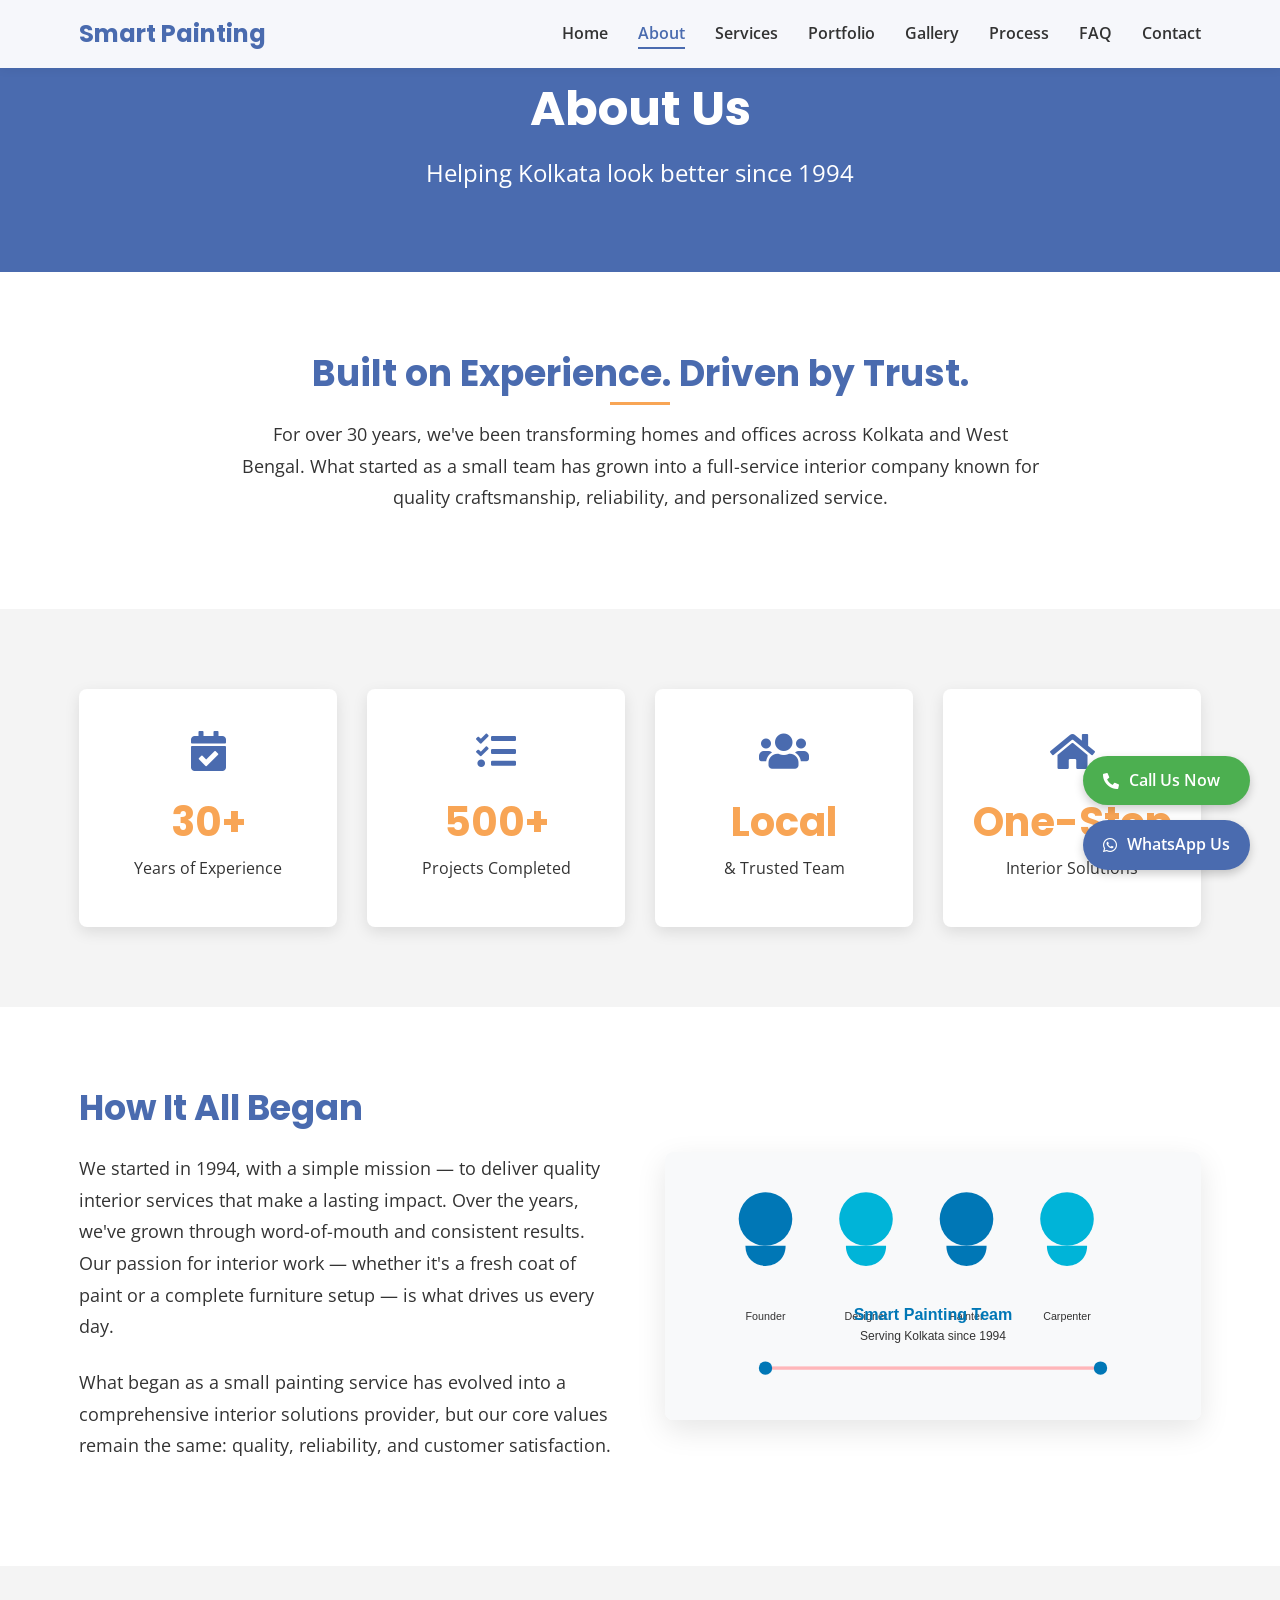
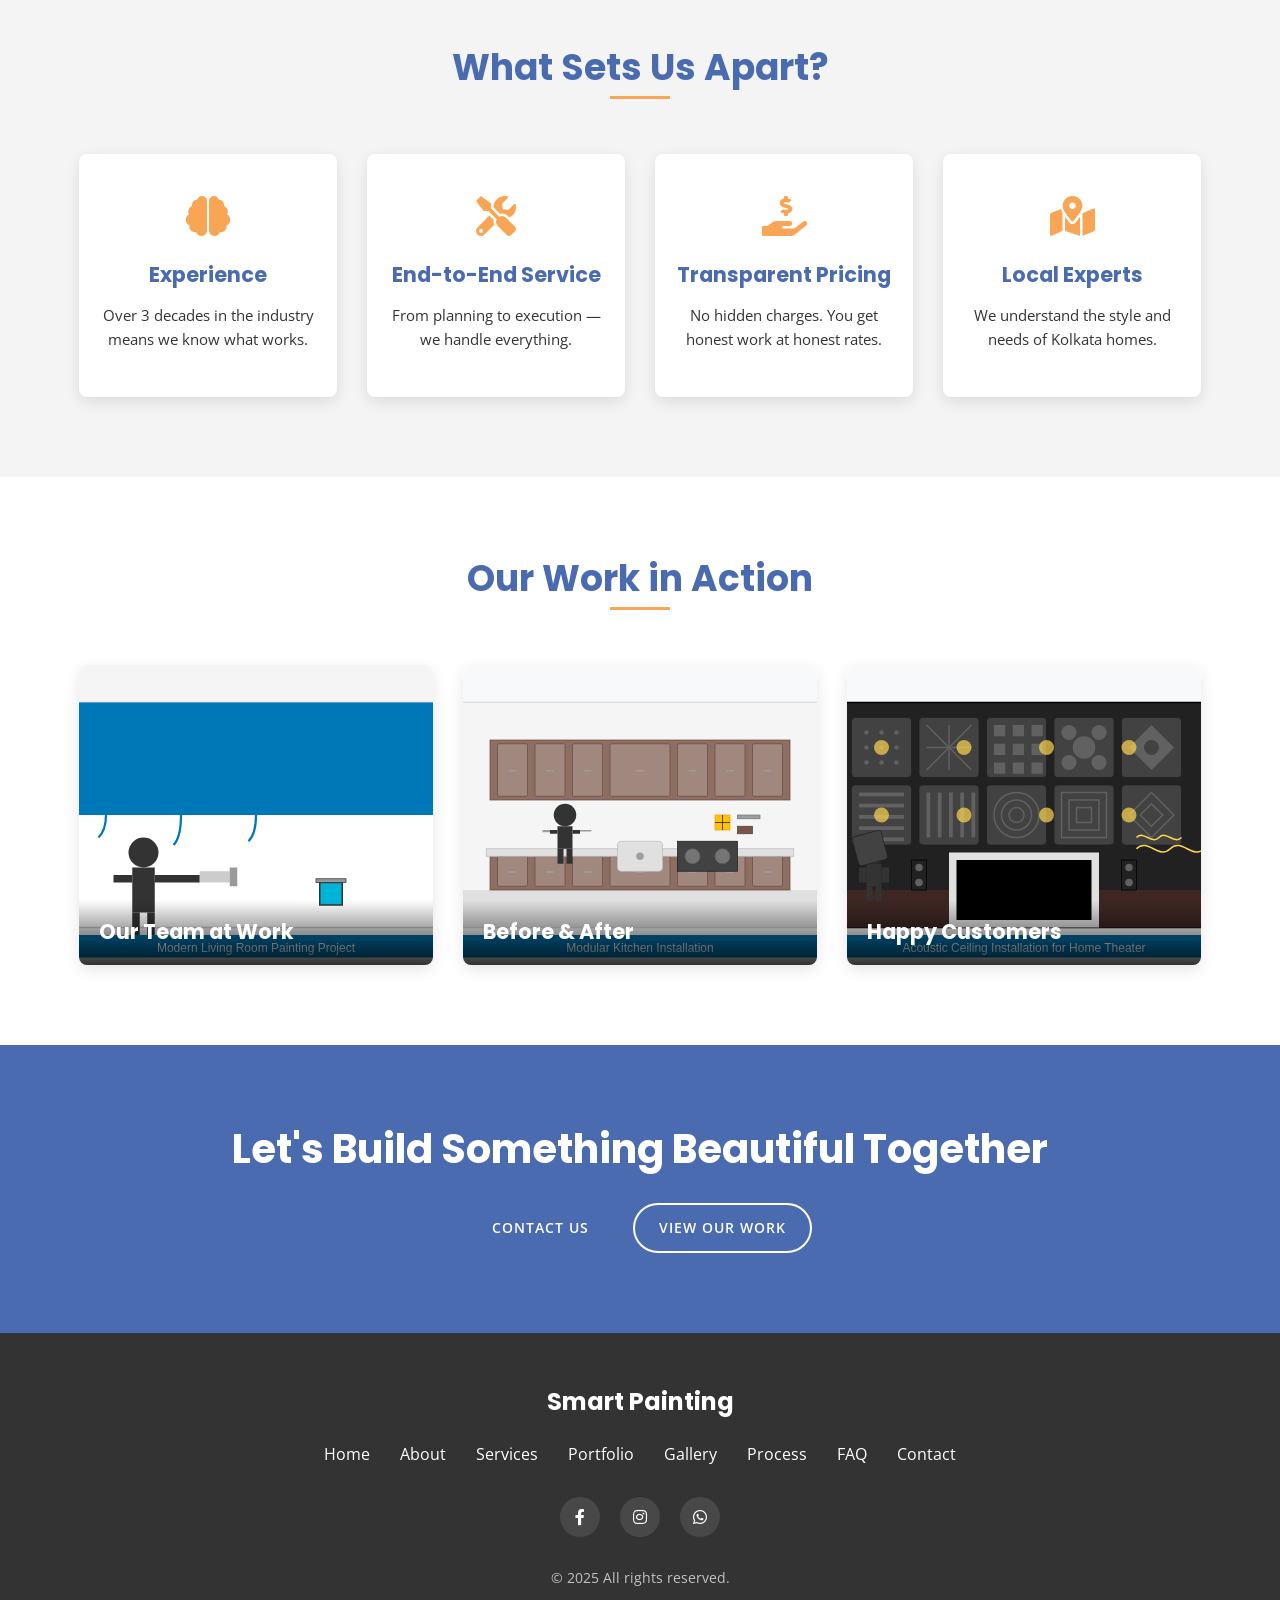
<file: about.html>
<!DOCTYPE html>
<html lang="en">
<head>
    <meta charset="UTF-8">
    <meta name="viewport" content="width=device-width, initial-scale=1.0">
    <title>About Us - Smart Painting</title>
    <link rel="preconnect" href="https://fonts.googleapis.com">
    <link rel="preconnect" href="https://fonts.gstatic.com" crossorigin>
    <link href="https://fonts.googleapis.com/css2?family=Open+Sans:wght@400;600&family=Poppins:wght@500;700&display=swap" rel="stylesheet">
    <link rel="stylesheet" href="styles.css">
    <link rel="stylesheet" href="about.css">
    <link rel="stylesheet" href="https://cdnjs.cloudflare.com/ajax/libs/font-awesome/5.15.4/css/all.min.css">
</head>
<body>
    <!-- Navigation -->
    <nav class="navbar">
        <div class="container">
            <div class="logo">Smart Painting</div>
            <ul class="nav-links">
                <li><a href="index.html">Home</a></li>
                <li><a href="about.html" class="active">About</a></li>
                <li><a href="services.html">Services</a></li>
                <li><a href="portfolio.html">Portfolio</a></li>
                <li><a href="gallery.html">Gallery</a></li>
                <li><a href="process.html">Process</a></li>
                <li><a href="faq.html">FAQ</a></li>
                <li><a href="contact.html">Contact</a></li>
            </ul>
            <div class="hamburger">
                <span class="bar"></span>
                <span class="bar"></span>
                <span class="bar"></span>
            </div>
        </div>
    </nav>

    <!-- About Header -->
    <header class="page-header about-header">
        <div class="container">
            <h1>About Us</h1>
            <p class="lead">Helping Kolkata look better since 1994</p>
        </div>
    </header>

    <!-- Introduction Section -->
    <section class="about-intro-section">
        <div class="container">
            <div class="section-header text-center">
                <h2>Built on Experience. Driven by Trust.</h2>
                <p>For over 30 years, we've been transforming homes and offices across Kolkata and West Bengal. What started as a small team has grown into a full-service interior company known for quality craftsmanship, reliability, and personalized service.</p>
            </div>
        </div>
    </section>

    <!-- Highlights Section -->
    <section class="about-highlights-section">
        <div class="container">
            <div class="highlights-grid">
                <div class="highlight-card">
                    <div class="highlight-icon">
                        <i class="fas fa-calendar-check"></i>
                    </div>
                    <h3>30+</h3>
                    <p>Years of Experience</p>
                </div>
                
                <div class="highlight-card">
                    <div class="highlight-icon">
                        <i class="fas fa-tasks"></i>
                    </div>
                    <h3>500+</h3>
                    <p>Projects Completed</p>
                </div>
                
                <div class="highlight-card">
                    <div class="highlight-icon">
                        <i class="fas fa-users"></i>
                    </div>
                    <h3>Local</h3>
                    <p>& Trusted Team</p>
                </div>
                
                <div class="highlight-card">
                    <div class="highlight-icon">
                        <i class="fas fa-home"></i>
                    </div>
                    <h3>One-Stop</h3>
                    <p>Interior Solutions</p>
                </div>
            </div>
        </div>
    </section>

    <!-- Our Story Section -->
    <section class="about-story-section">
        <div class="container">
            <div class="story-content">
                <div class="story-text">
                    <h2>How It All Began</h2>
                    <p>We started in 1994, with a simple mission — to deliver quality interior services that make a lasting impact. Over the years, we've grown through word-of-mouth and consistent results. Our passion for interior work — whether it's a fresh coat of paint or a complete furniture setup — is what drives us every day.</p>
                    <p>What began as a small painting service has evolved into a comprehensive interior solutions provider, but our core values remain the same: quality, reliability, and customer satisfaction.</p>
                </div>
                <div class="story-image">
                    <img src="images/team.svg" alt="Our Team" class="img-responsive">
                </div>
            </div>
        </div>
    </section>

    <!-- Why Choose Us Section -->
    <section class="about-why-section">
        <div class="container">
            <div class="section-header text-center">
                <h2>What Sets Us Apart?</h2>
            </div>
            <div class="features-grid">
                <div class="feature-card">
                    <div class="feature-icon">
                        <i class="fas fa-brain"></i>
                    </div>
                    <h3>Experience</h3>
                    <p>Over 3 decades in the industry means we know what works.</p>
                </div>
                
                <div class="feature-card">
                    <div class="feature-icon">
                        <i class="fas fa-tools"></i>
                    </div>
                    <h3>End-to-End Service</h3>
                    <p>From planning to execution — we handle everything.</p>
                </div>
                
                <div class="feature-card">
                    <div class="feature-icon">
                        <i class="fas fa-hand-holding-usd"></i>
                    </div>
                    <h3>Transparent Pricing</h3>
                    <p>No hidden charges. You get honest work at honest rates.</p>
                </div>
                
                <div class="feature-card">
                    <div class="feature-icon">
                        <i class="fas fa-map-marked-alt"></i>
                    </div>
                    <h3>Local Experts</h3>
                    <p>We understand the style and needs of Kolkata homes.</p>
                </div>
            </div>
        </div>
    </section>

    <!-- Team Photos Section -->
    <section class="about-photos-section">
        <div class="container">
            <div class="section-header text-center">
                <h2>Our Work in Action</h2>
            </div>
            <div class="photos-grid">
                <div class="photo-card">
                    <img src="images/painting1.svg" alt="Team at Work" class="img-responsive">
                    <div class="photo-overlay">
                        <h3>Our Team at Work</h3>
                    </div>
                </div>
                
                <div class="photo-card">
                    <img src="images/furniture2.svg" alt="Before & After Transformation" class="img-responsive">
                    <div class="photo-overlay">
                        <h3>Before & After</h3>
                    </div>
                </div>
                
                <div class="photo-card">
                    <img src="images/ceiling3.svg" alt="Happy Customer" class="img-responsive">
                    <div class="photo-overlay">
                        <h3>Happy Customers</h3>
                    </div>
                </div>
            </div>
        </div>
    </section>

    <!-- CTA Section -->
    <section class="cta-section">
        <div class="container">
            <div class="cta-content text-center">
                <h2>Let's Build Something Beautiful Together</h2>
                <div class="cta-buttons">
                    <a href="contact.html" class="btn btn-primary">Contact Us</a>
                    <a href="portfolio.html" class="btn btn-secondary">View Our Work</a>
                </div>
            </div>
        </div>
    </section>

    <!-- Footer -->
    <footer class="footer">
        <div class="container">
            <div class="footer-content">
                <div class="footer-logo">Smart Painting</div>
                <ul class="footer-links">
                    <li><a href="index.html">Home</a></li>
                    <li><a href="about.html">About</a></li>
                    <li><a href="services.html">Services</a></li>
                    <li><a href="portfolio.html">Portfolio</a></li>
                    <li><a href="gallery.html">Gallery</a></li>
                    <li><a href="process.html">Process</a></li>
                    <li><a href="faq.html">FAQ</a></li>
                    <li><a href="contact.html">Contact</a></li>
                </ul>
                <div class="social-icons">
                    <a href="#" class="social-icon"><i class="fab fa-facebook-f"></i></a>
                    <a href="#" class="social-icon"><i class="fab fa-instagram"></i></a>
                    <a href="#" class="social-icon"><i class="fab fa-whatsapp"></i></a>
                </div>
                <p class="copyright">© 2025 All rights reserved.</p>
            </div>
        </div>
    </footer>

    <!-- Floating Contact Buttons -->
    <div class="floating-contact-buttons">
        <a href="tel:+919876543210" class="floating-btn call-btn">
            <i class="fas fa-phone-alt"></i> Call Us Now
        </a>
        <a href="https://wa.me/919876543210" class="floating-btn whatsapp-btn">
            <i class="fab fa-whatsapp"></i> WhatsApp Us
        </a>
    </div>

    <script src="script.js"></script>
</body>
</html>
</file>
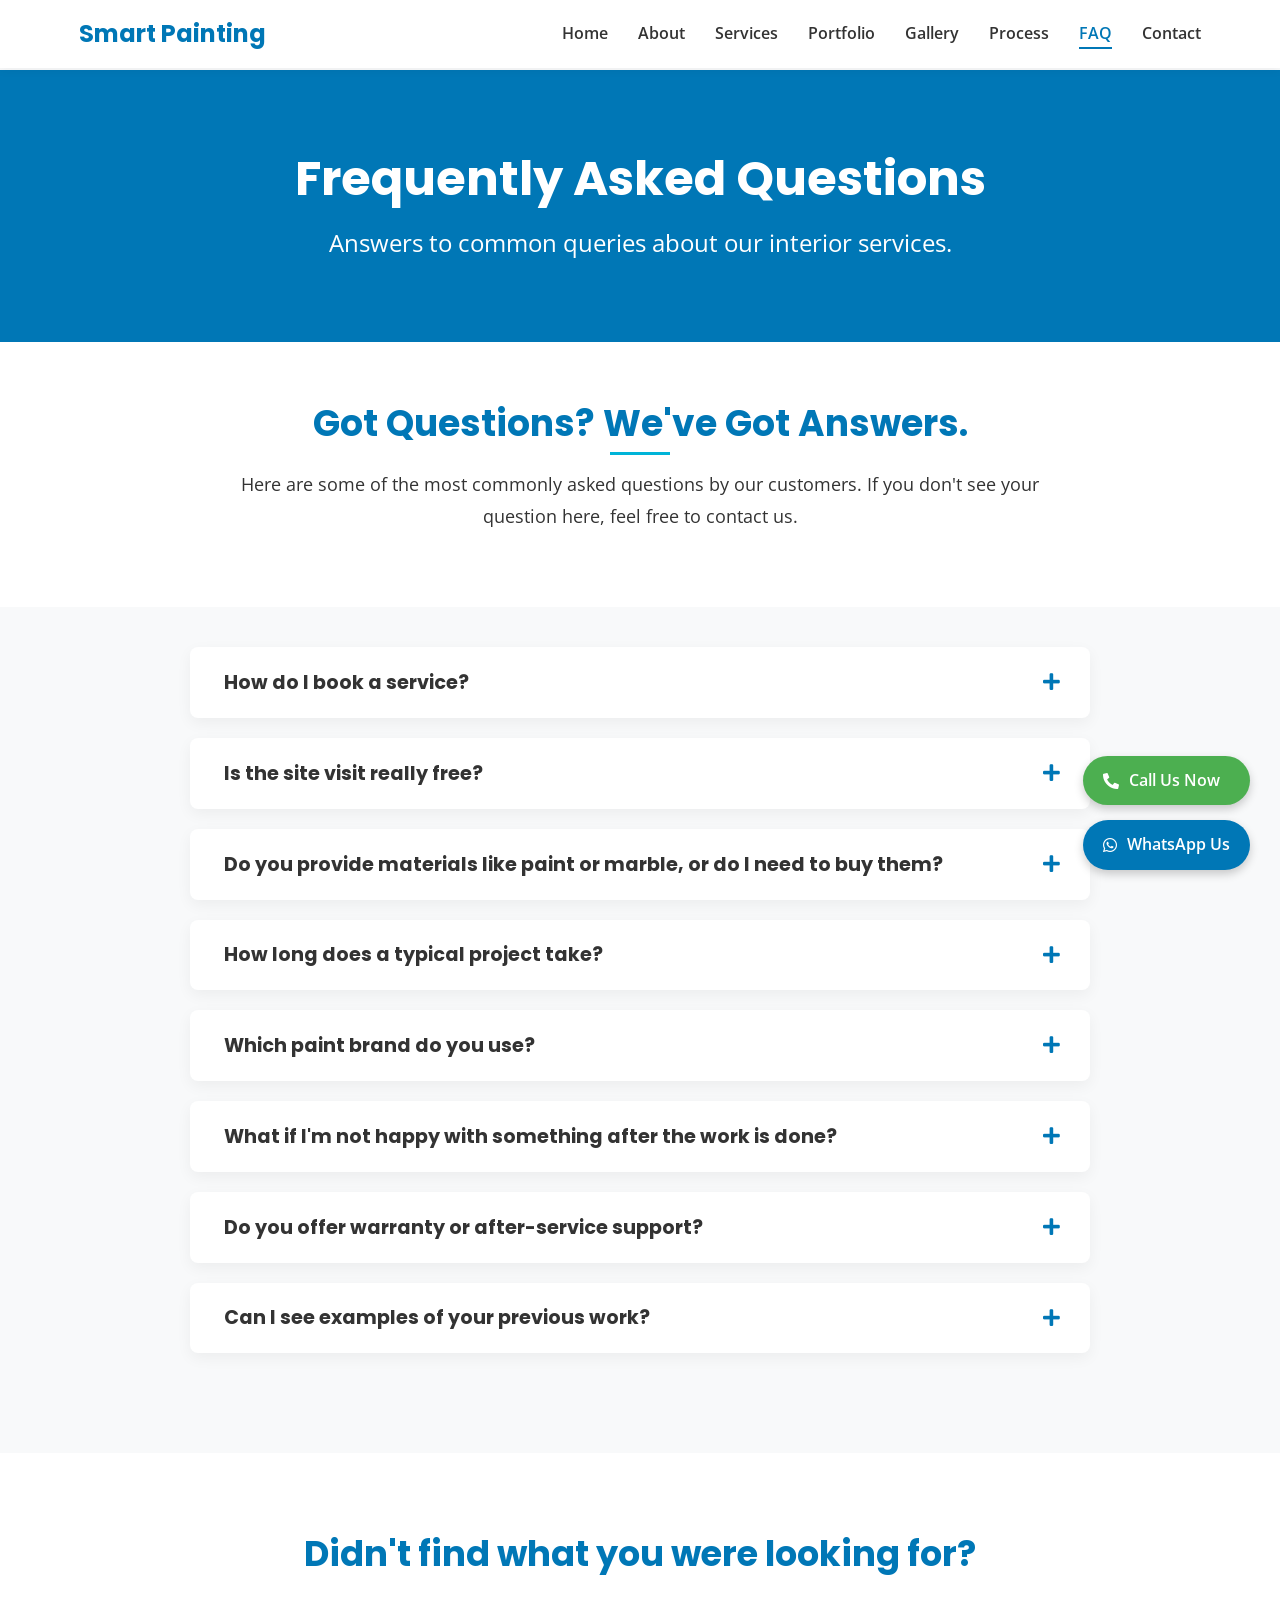
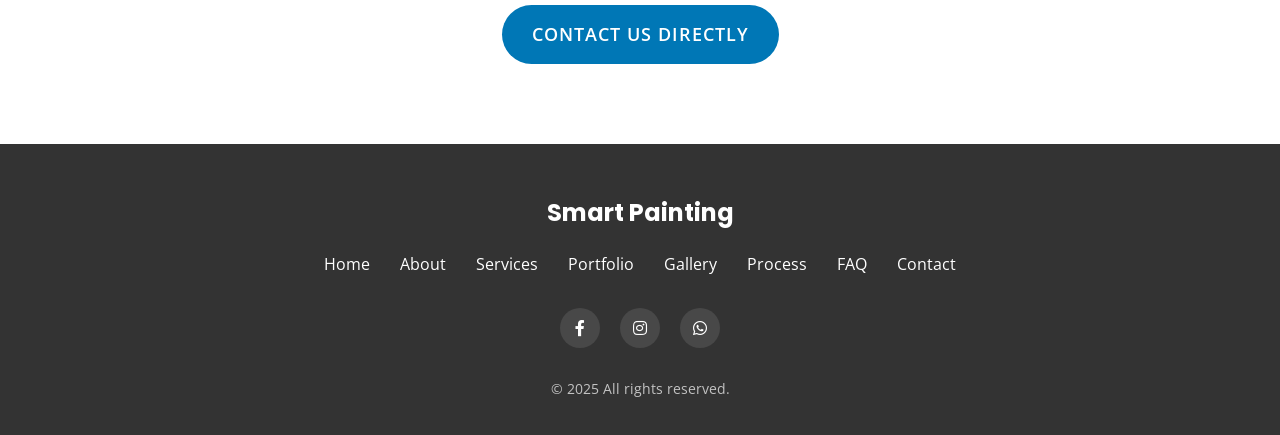
<file: faq.html>
<!DOCTYPE html>
<html lang="en">
<head>
    <meta charset="UTF-8">
    <meta name="viewport" content="width=device-width, initial-scale=1.0">
    <title>FAQ - Smart Painting</title>
    <link rel="preconnect" href="https://fonts.googleapis.com">
    <link rel="preconnect" href="https://fonts.gstatic.com" crossorigin>
    <link href="https://fonts.googleapis.com/css2?family=Open+Sans:wght@400;600&family=Poppins:wght@500;700&display=swap" rel="stylesheet">
    <link rel="stylesheet" href="styles.css">
    <link rel="stylesheet" href="faq.css">
    <link rel="stylesheet" href="https://cdnjs.cloudflare.com/ajax/libs/font-awesome/5.15.4/css/all.min.css">
</head>
<body>
    <!-- Navigation -->
    <nav class="navbar">
        <div class="container">
            <div class="logo">Smart Painting</div>
            <ul class="nav-links">
                <li><a href="index.html">Home</a></li>
                <li><a href="about.html">About</a></li>
                <li><a href="services.html">Services</a></li>
                <li><a href="portfolio.html">Portfolio</a></li>
                <li><a href="gallery.html">Gallery</a></li>
                <li><a href="process.html">Process</a></li>
                <li><a href="faq.html" class="active">FAQ</a></li>
                <li><a href="contact.html">Contact</a></li>
            </ul>
            <div class="hamburger">
                <span class="bar"></span>
                <span class="bar"></span>
                <span class="bar"></span>
            </div>
        </div>
    </nav>

    <!-- FAQ Header -->
    <header class="page-header faq-header">
        <div class="container">
            <h1>Frequently Asked Questions</h1>
            <p class="lead">Answers to common queries about our interior services.</p>
        </div>
    </header>

    <!-- FAQ Intro Section -->
    <section class="faq-intro-section">
        <div class="container">
            <div class="section-header text-center">
                <h2>Got Questions? We've Got Answers.</h2>
                <p>Here are some of the most commonly asked questions by our customers. If you don't see your question here, feel free to contact us.</p>
            </div>
        </div>
    </section>

    <!-- FAQ Accordion Section -->
    <section class="faq-accordion-section">
        <div class="container">
            <div class="accordion">
                <div class="accordion-item">
                    <div class="accordion-header">
                        <h3>How do I book a service?</h3>
                        <span class="accordion-icon"><i class="fas fa-plus"></i></span>
                    </div>
                    <div class="accordion-content">
                        <p>Just give us a call or fill out our contact form. We'll schedule a free site visit at your convenience.</p>
                    </div>
                </div>

                <div class="accordion-item">
                    <div class="accordion-header">
                        <h3>Is the site visit really free?</h3>
                        <span class="accordion-icon"><i class="fas fa-plus"></i></span>
                    </div>
                    <div class="accordion-content">
                        <p>Yes, absolutely. Our initial site visit is 100% free with no hidden charges.</p>
                    </div>
                </div>

                <div class="accordion-item">
                    <div class="accordion-header">
                        <h3>Do you provide materials like paint or marble, or do I need to buy them?</h3>
                        <span class="accordion-icon"><i class="fas fa-plus"></i></span>
                    </div>
                    <div class="accordion-content">
                        <p>We can arrange all materials like Berger paints, tiles, and wood. Or, you can purchase them yourself — your choice.</p>
                    </div>
                </div>

                <div class="accordion-item">
                    <div class="accordion-header">
                        <h3>How long does a typical project take?</h3>
                        <span class="accordion-icon"><i class="fas fa-plus"></i></span>
                    </div>
                    <div class="accordion-content">
                        <p>It depends on the size. A single room painting job can be done in 1–2 days, while a full home interior may take 1–2 weeks.</p>
                    </div>
                </div>

                <div class="accordion-item">
                    <div class="accordion-header">
                        <h3>Which paint brand do you use?</h3>
                        <span class="accordion-icon"><i class="fas fa-plus"></i></span>
                    </div>
                    <div class="accordion-content">
                        <p>We commonly use Berger, but we can work with Asian Paints or other brands if you prefer.</p>
                    </div>
                </div>

                <div class="accordion-item">
                    <div class="accordion-header">
                        <h3>What if I'm not happy with something after the work is done?</h3>
                        <span class="accordion-icon"><i class="fas fa-plus"></i></span>
                    </div>
                    <div class="accordion-content">
                        <p>Your satisfaction is our priority. Let us know, and we'll fix it as soon as possible.</p>
                    </div>
                </div>

                <div class="accordion-item">
                    <div class="accordion-header">
                        <h3>Do you offer warranty or after-service support?</h3>
                        <span class="accordion-icon"><i class="fas fa-plus"></i></span>
                    </div>
                    <div class="accordion-content">
                        <p>Yes. Some paint and materials come with a manufacturer warranty, and we're always here if you need post-project help.</p>
                    </div>
                </div>

                <div class="accordion-item">
                    <div class="accordion-header">
                        <h3>Can I see examples of your previous work?</h3>
                        <span class="accordion-icon"><i class="fas fa-plus"></i></span>
                    </div>
                    <div class="accordion-content">
                        <p>Absolutely. Visit our <a href="gallery.html">Gallery Page</a> to see real photos from our projects.</p>
                    </div>
                </div>
            </div>
        </div>
    </section>

    <!-- Still Have Questions Section -->
    <section class="still-questions-section">
        <div class="container">
            <div class="questions-content text-center">
                <h2>Didn't find what you were looking for?</h2>
                <a href="contact.html" class="btn btn-primary">Contact Us Directly</a>
            </div>
        </div>
    </section>

    <!-- Footer -->
    <footer class="footer">
        <div class="container">
            <div class="footer-content">
                <div class="footer-logo">Smart Painting</div>
                <ul class="footer-links">
                    <li><a href="index.html">Home</a></li>
                    <li><a href="about.html">About</a></li>
                    <li><a href="services.html">Services</a></li>
                    <li><a href="portfolio.html">Portfolio</a></li>
                    <li><a href="gallery.html">Gallery</a></li>
                    <li><a href="process.html">Process</a></li>
                    <li><a href="faq.html">FAQ</a></li>
                    <li><a href="contact.html">Contact</a></li>
                </ul>
                <div class="social-icons">
                    <a href="#" class="social-icon"><i class="fab fa-facebook-f"></i></a>
                    <a href="#" class="social-icon"><i class="fab fa-instagram"></i></a>
                    <a href="#" class="social-icon"><i class="fab fa-whatsapp"></i></a>
                </div>
                <p class="copyright">© 2025 All rights reserved.</p>
            </div>
        </div>
    </footer>

    <!-- Floating Contact Buttons -->
    <div class="floating-contact-buttons">
        <a href="tel:+919876543210" class="floating-btn call-btn">
            <i class="fas fa-phone-alt"></i> Call Us Now
        </a>
        <a href="https://wa.me/919876543210" class="floating-btn whatsapp-btn">
            <i class="fab fa-whatsapp"></i> WhatsApp Us
        </a>
    </div>

    <script src="script.js"></script>
    <script>
        // JavaScript for FAQ Accordion
        document.addEventListener('DOMContentLoaded', function() {
            const accordionHeaders = document.querySelectorAll('.accordion-header');
            
            accordionHeaders.forEach(header => {
                header.addEventListener('click', function() {
                    // Toggle active class on the clicked item
                    this.parentElement.classList.toggle('active');
                    
                    // Toggle icon
                    const icon = this.querySelector('.accordion-icon i');
                    if (this.parentElement.classList.contains('active')) {
                        icon.classList.remove('fa-plus');
                        icon.classList.add('fa-minus');
                    } else {
                        icon.classList.remove('fa-minus');
                        icon.classList.add('fa-plus');
                    }
                    
                    // Close other accordion items
                    accordionHeaders.forEach(otherHeader => {
                        if (otherHeader !== this) {
                            otherHeader.parentElement.classList.remove('active');
                            const otherIcon = otherHeader.querySelector('.accordion-icon i');
                            otherIcon.classList.remove('fa-minus');
                            otherIcon.classList.add('fa-plus');
                        }
                    });
                });
            });
        });
    </script>
</body>
</html>
</file>
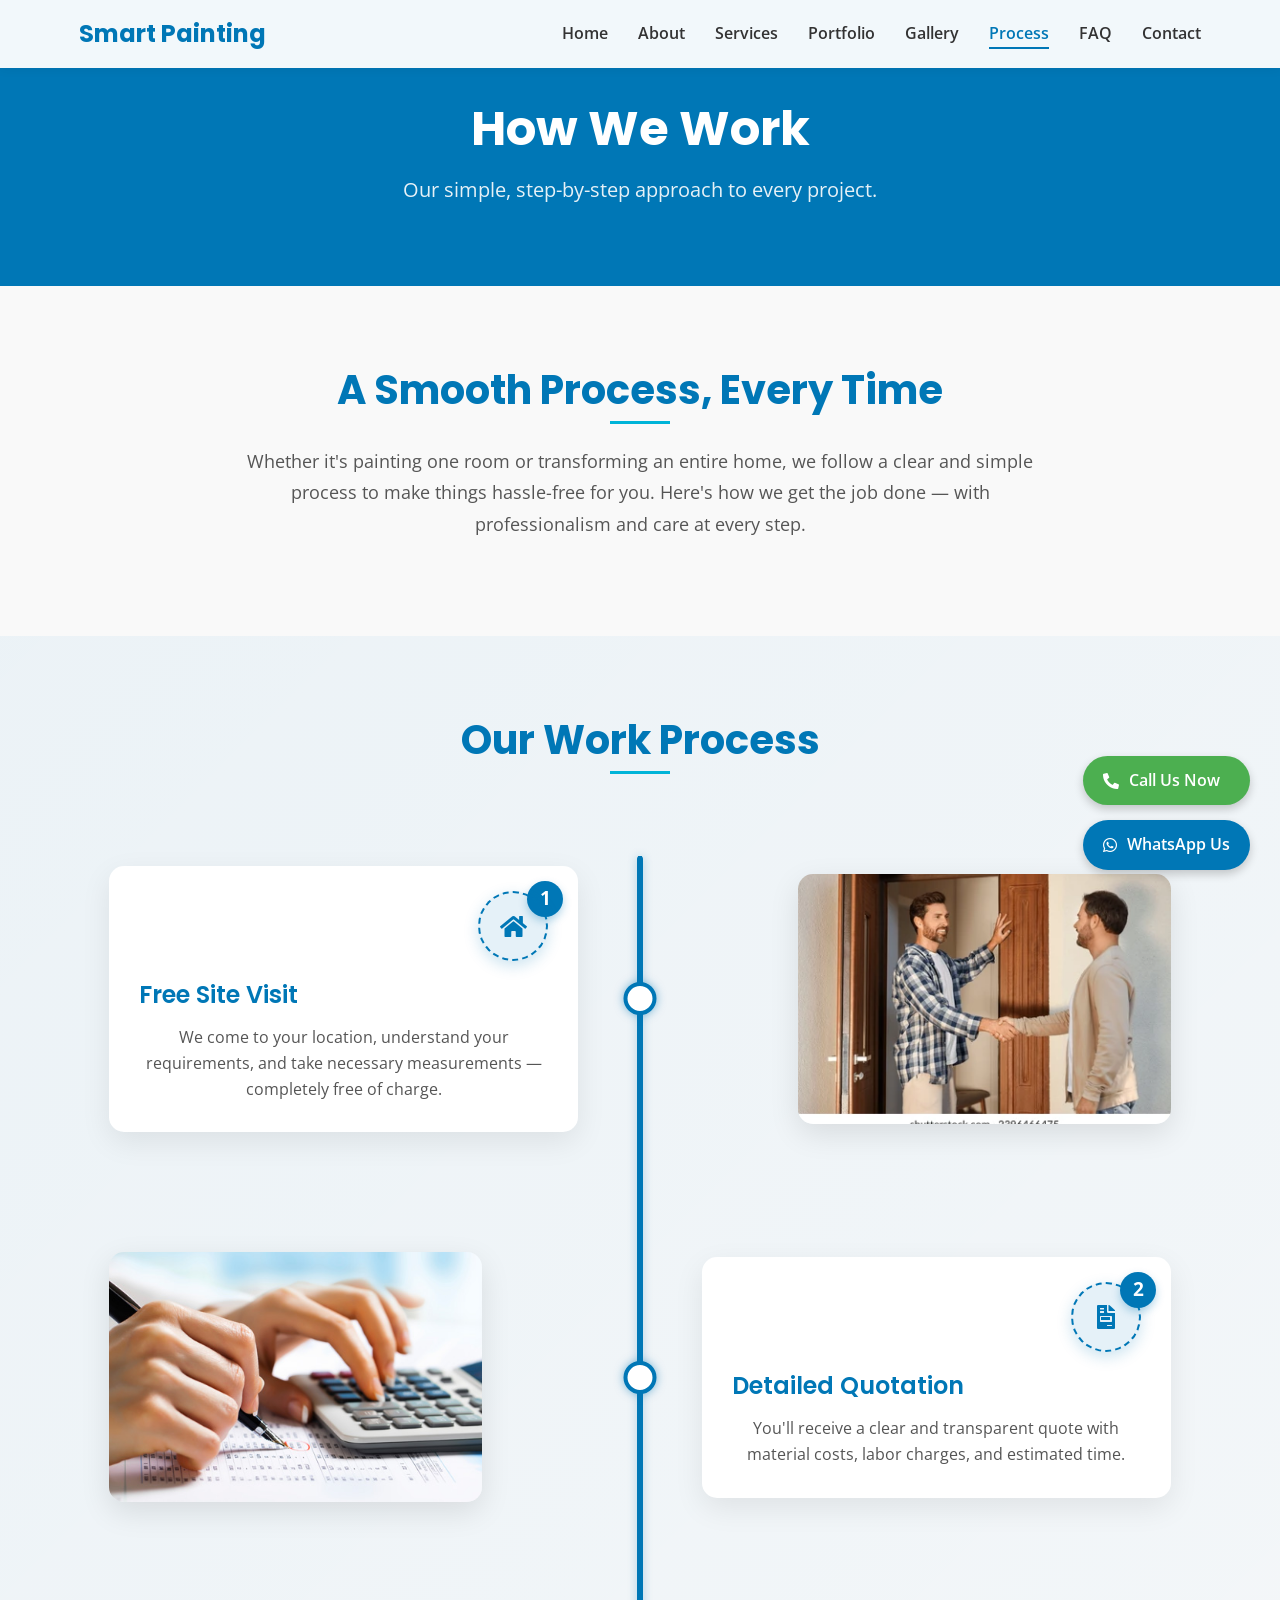
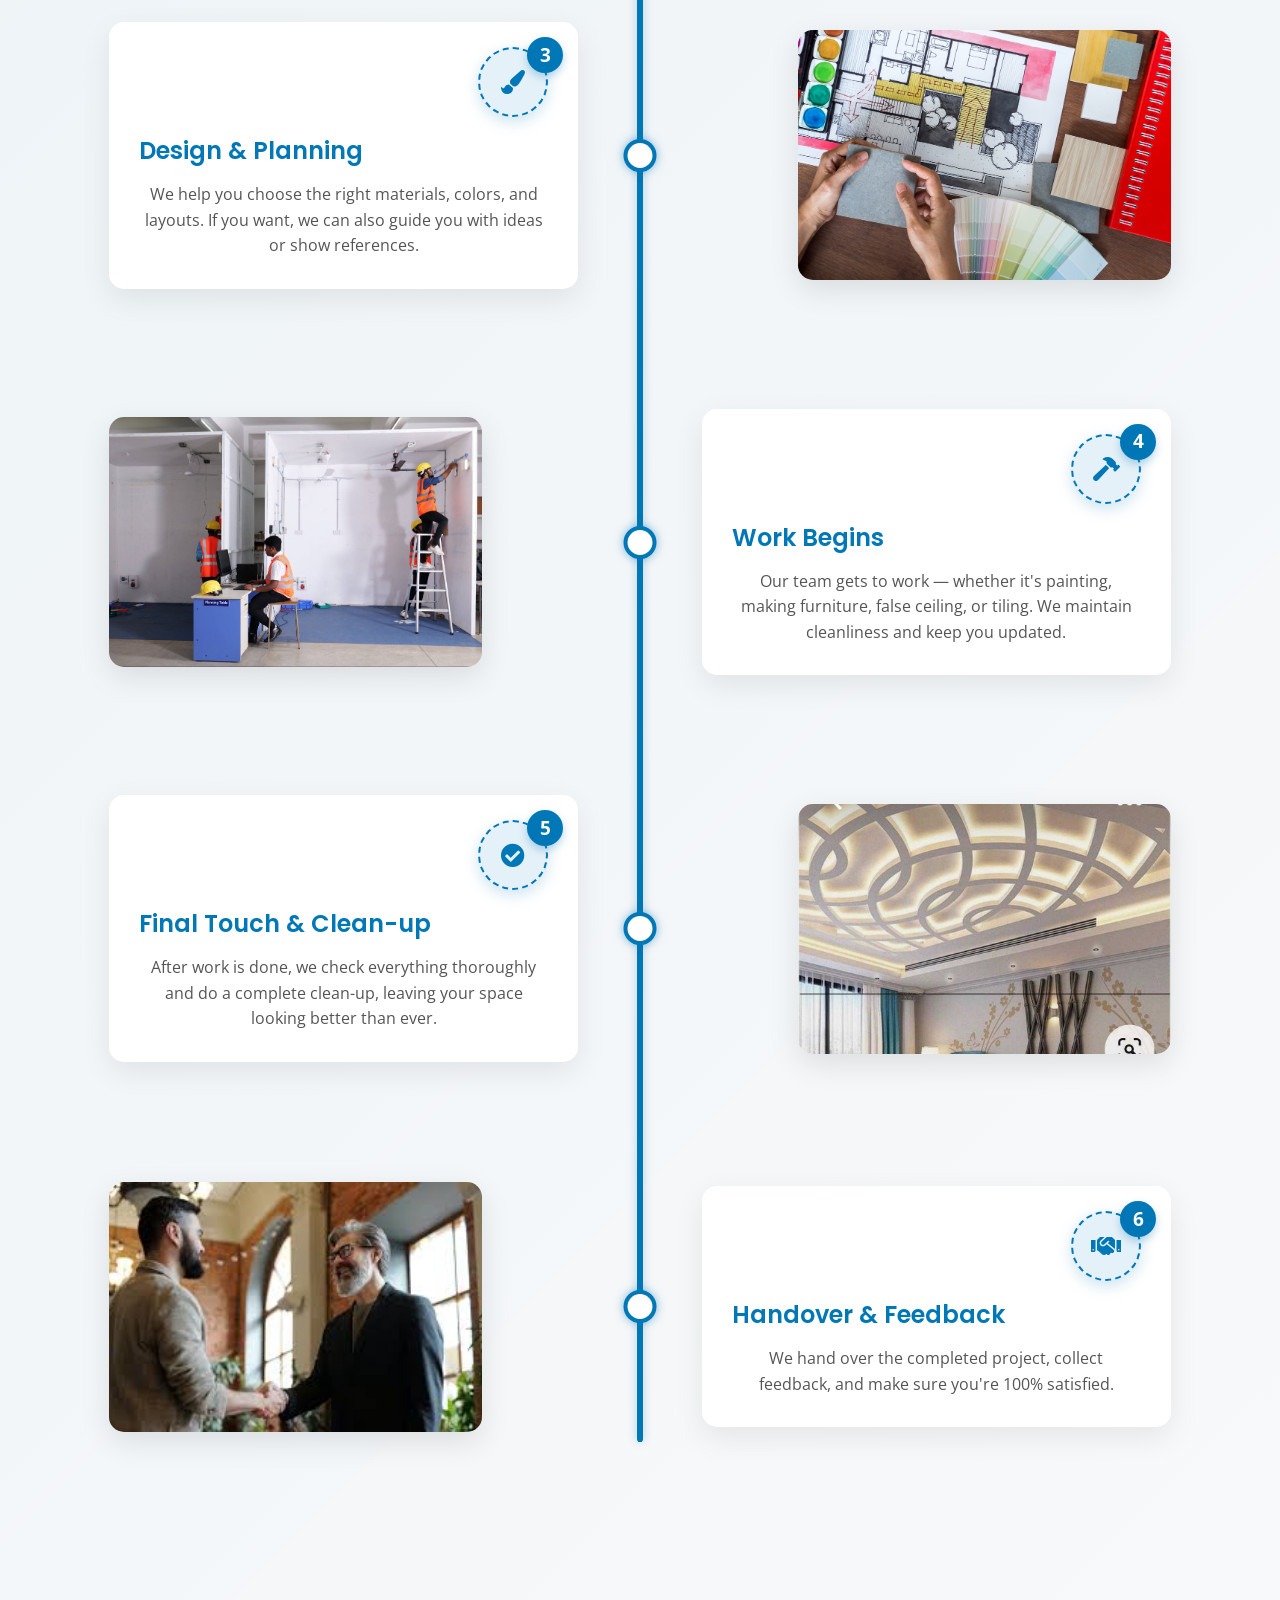
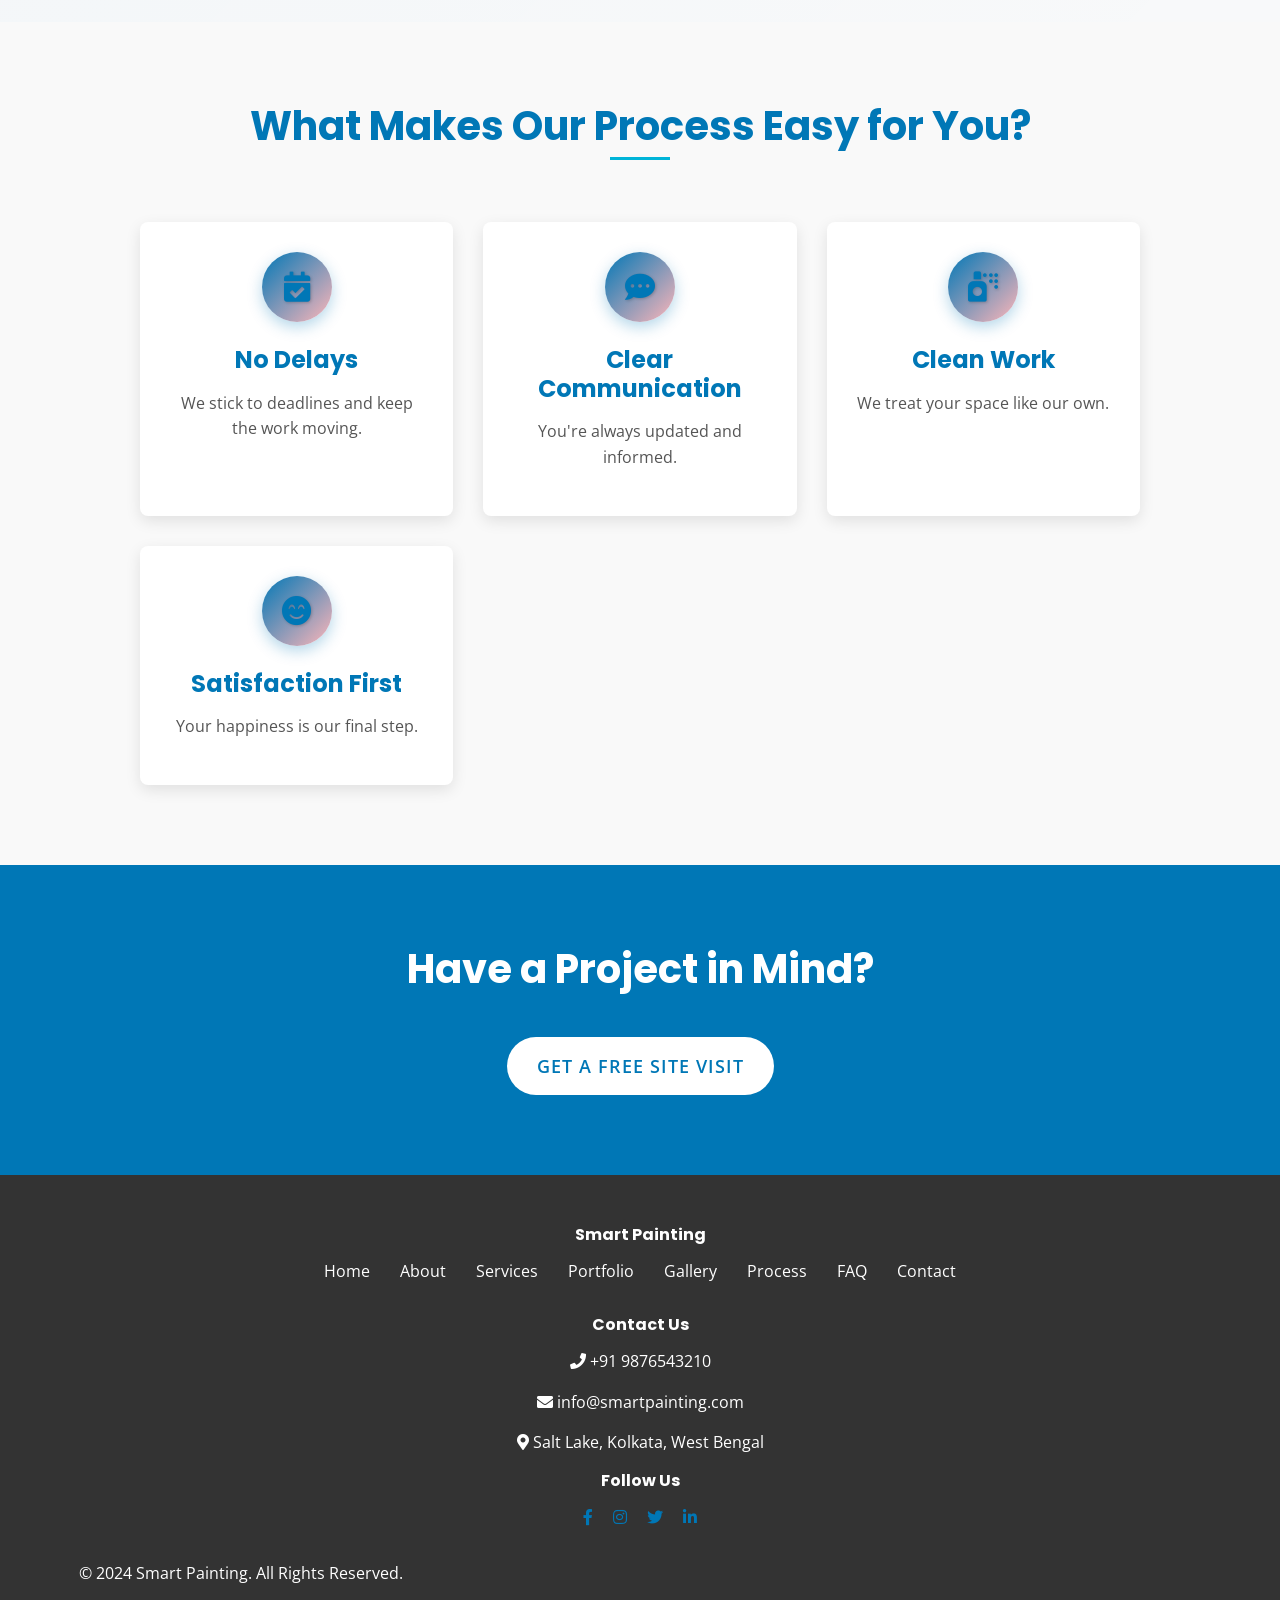
<file: process.html>
<!DOCTYPE html>
<html lang="en">
<head>
    <meta charset="UTF-8">
    <meta name="viewport" content="width=device-width, initial-scale=1.0">
    <title>How We Work - Smart Painting</title>
    <link rel="preconnect" href="https://fonts.googleapis.com">
    <link rel="preconnect" href="https://fonts.gstatic.com" crossorigin>
    <link href="https://fonts.googleapis.com/css2?family=Open+Sans:wght@400;600&family=Poppins:wght@500;700&display=swap" rel="stylesheet">
    <link rel="stylesheet" href="styles.css">
    <link rel="stylesheet" href="process.css">
    <link rel="stylesheet" href="https://cdnjs.cloudflare.com/ajax/libs/font-awesome/5.15.4/css/all.min.css">
</head>
<body>
    <!-- Navigation -->
    <nav class="navbar">
        <div class="container">
            <div class="logo">Smart Painting</div>
            <ul class="nav-links">
                <li><a href="index.html">Home</a></li>
                <li><a href="about.html">About</a></li>
                <li><a href="services.html">Services</a></li>
                <li><a href="portfolio.html">Portfolio</a></li>
                <li><a href="gallery.html">Gallery</a></li>
                <li><a href="process.html" class="active">Process</a></li>
                <li><a href="faq.html">FAQ</a></li>
                <li><a href="contact.html">Contact</a></li>
            </ul>
            <div class="hamburger">
                <span class="bar"></span>
                <span class="bar"></span>
                <span class="bar"></span>
            </div>
        </div>
    </nav>

    <!-- Process Header -->
    <header class="page-header process-header">
        <div class="container">
            <h1>How We Work</h1>
            <p class="lead">Our simple, step-by-step approach to every project.</p>
        </div>
    </header>

    <!-- Process Intro Section -->
    <section class="process-intro-section">
        <div class="container">
            <div class="section-header text-center">
                <h2>A Smooth Process, Every Time</h2>
                <p>Whether it's painting one room or transforming an entire home, we follow a clear and simple process to make things hassle-free for you. Here's how we get the job done — with professionalism and care at every step.</p>
            </div>
        </div>
    </section>

    <!-- Process Timeline Section -->
    <section class="process-timeline-section">
        <div class="container">
            <div class="section-header text-center">
                <h2>Our Work Process</h2>
            </div>
            <div class="timeline">
                <!-- Step 1 -->
                <div class="timeline-item left">
                    <div class="timeline-image">
                        <img src="Process Images/Visit.webp" alt="Site Visit">
                    </div>
                    <div class="timeline-content">
                        <div class="timeline-icon">
                            <i class="fas fa-home"></i>
                        </div>
                        <div class="timeline-number">1</div>
                        <h3>Free Site Visit</h3>
                        <p>We come to your location, understand your requirements, and take necessary measurements — completely free of charge.</p>
                    </div>
                </div>

                <!-- Step 2 -->
                <div class="timeline-item right">
                    <div class="timeline-content">
                        <div class="timeline-icon">
                            <i class="fas fa-file-invoice"></i>
                        </div>
                        <div class="timeline-number">2</div>
                        <h3>Detailed Quotation</h3>
                        <p>You'll receive a clear and transparent quote with material costs, labor charges, and estimated time.</p>
                    </div>
                    <div class="timeline-image">
                        <img src="Process Images/Estimating.jpg" alt="Quotation">
                    </div>
                </div>

                <!-- Step 3 -->
                <div class="timeline-item left">
                    <div class="timeline-image">
                        <img src="Process Images/Planning.webp" alt="Design Planning">
                    </div>
                    <div class="timeline-content">
                        <div class="timeline-icon">
                            <i class="fas fa-paint-brush"></i>
                        </div>
                        <div class="timeline-number">3</div>
                        <h3>Design & Planning</h3>
                        <p>We help you choose the right materials, colors, and layouts. If you want, we can also guide you with ideas or show references.</p>
                    </div>
                </div>

                <!-- Step 4 -->
                <div class="timeline-item right">
                    <div class="timeline-content">
                        <div class="timeline-icon">
                            <i class="fas fa-hammer"></i>
                        </div>
                        <div class="timeline-number">4</div>
                        <h3>Work Begins</h3>
                        <p>Our team gets to work — whether it's painting, making furniture, false ceiling, or tiling. We maintain cleanliness and keep you updated.</p>
                    </div>
                    <div class="timeline-image">
                        <img src="Process Images/working.jpg" alt="Work in Progress">
                    </div>
                </div>

                <!-- Step 5 -->
                <div class="timeline-item left">
                    <div class="timeline-image">
                        <img src="Process Images/Final touch.jpg" alt="Final Touch">
                    </div>
                    <div class="timeline-content">
                        <div class="timeline-icon">
                            <i class="fas fa-check-circle"></i>
                        </div>
                        <div class="timeline-number">5</div>
                        <h3>Final Touch & Clean-up</h3>
                        <p>After work is done, we check everything thoroughly and do a complete clean-up, leaving your space looking better than ever.</p>
                    </div>
                </div>

                <!-- Step 6 -->
                <div class="timeline-item right">
                    <div class="timeline-content">
                        <div class="timeline-icon">
                            <i class="fas fa-handshake"></i>
                        </div>
                        <div class="timeline-number">6</div>
                        <h3>Handover & Feedback</h3>
                        <p>We hand over the completed project, collect feedback, and make sure you're 100% satisfied.</p>
                    </div>
                    <div class="timeline-image">
                        <img src="Process Images/Hand over.jpeg" alt="Project Handover">
                    </div>
                </div>
            </div>
        </div>
    </section>

    <!-- Process Benefits Section -->
    <section class="process-benefits-section">
        <div class="container">
            <div class="section-header text-center">
                <h2>What Makes Our Process Easy for You?</h2>
            </div>
            <div class="benefits-grid">
                <div class="benefit-card">
                    <div class="benefit-icon">
                        <i class="fas fa-calendar-check"></i>
                    </div>
                    <h3>No Delays</h3>
                    <p>We stick to deadlines and keep the work moving.</p>
                </div>
                
                <div class="benefit-card">
                    <div class="benefit-icon">
                        <i class="fas fa-comment-dots"></i>
                    </div>
                    <h3>Clear Communication</h3>
                    <p>You're always updated and informed.</p>
                </div>
                
                <div class="benefit-card">
                    <div class="benefit-icon">
                        <i class="fas fa-spray-can"></i>
                    </div>
                    <h3>Clean Work</h3>
                    <p>We treat your space like our own.</p>
                </div>
                
                <div class="benefit-card">
                    <div class="benefit-icon">
                        <i class="fas fa-smile-beam"></i>
                    </div>
                    <h3>Satisfaction First</h3>
                    <p>Your happiness is our final step.</p>
                </div>
            </div>
        </div>
    </section>

    <!-- Process CTA Section -->
    <section class="cta-section">
        <div class="container">
            <div class="cta-content text-center">
                <h2>Have a Project in Mind?</h2>
                <a href="contact.html" class="btn btn-primary">Get a Free Site Visit</a>
            </div>
        </div>
    </section>

    <!-- Footer -->
    <footer class="footer">
        <div class="container">
            <div class="footer-content">
                <div class="footer-about">
                    <h4>Smart Painting</h4>
                    <ul class="footer-links">
                        <li><a href="index.html">Home</a></li>
                        <li><a href="about.html">About</a></li>
                        <li><a href="services.html">Services</a></li>
                        <li><a href="portfolio.html">Portfolio</a></li>
                        <li><a href="gallery.html">Gallery</a></li>
                        <li><a href="process.html">Process</a></li>
                        <li><a href="faq.html">FAQ</a></li>
                        <li><a href="contact.html">Contact</a></li>
                    </ul>
                </div>
                <div class="footer-contact">
                    <h4>Contact Us</h4>
                    <p><i class="fas fa-phone"></i> +91 9876543210</p>
                    <p><i class="fas fa-envelope"></i> info@smartpainting.com</p>
                    <p><i class="fas fa-map-marker-alt"></i> Salt Lake, Kolkata, West Bengal</p>
                </div>
                <div class="footer-social">
                    <h4>Follow Us</h4>
                    <div class="social-icons">
                        <a href="#"><i class="fab fa-facebook-f"></i></a>
                        <a href="#"><i class="fab fa-instagram"></i></a>
                        <a href="#"><i class="fab fa-twitter"></i></a>
                        <a href="#"><i class="fab fa-linkedin-in"></i></a>
                    </div>
                </div>
            </div>
            <div class="footer-bottom">
                <p>&copy; 2024 Smart Painting. All Rights Reserved.</p>
            </div>
        </div>
    </footer>

    <!-- Floating Contact Buttons -->
    <div class="floating-contact-buttons">
        <a href="tel:+919876543210" class="floating-btn call-btn">
            <i class="fas fa-phone-alt"></i> Call Us Now
        </a>
        <a href="https://wa.me/919876543210" class="floating-btn whatsapp-btn">
            <i class="fab fa-whatsapp"></i> WhatsApp Us
        </a>
    </div>

    <script src="script.js"></script>
</body>
</html>
</file>
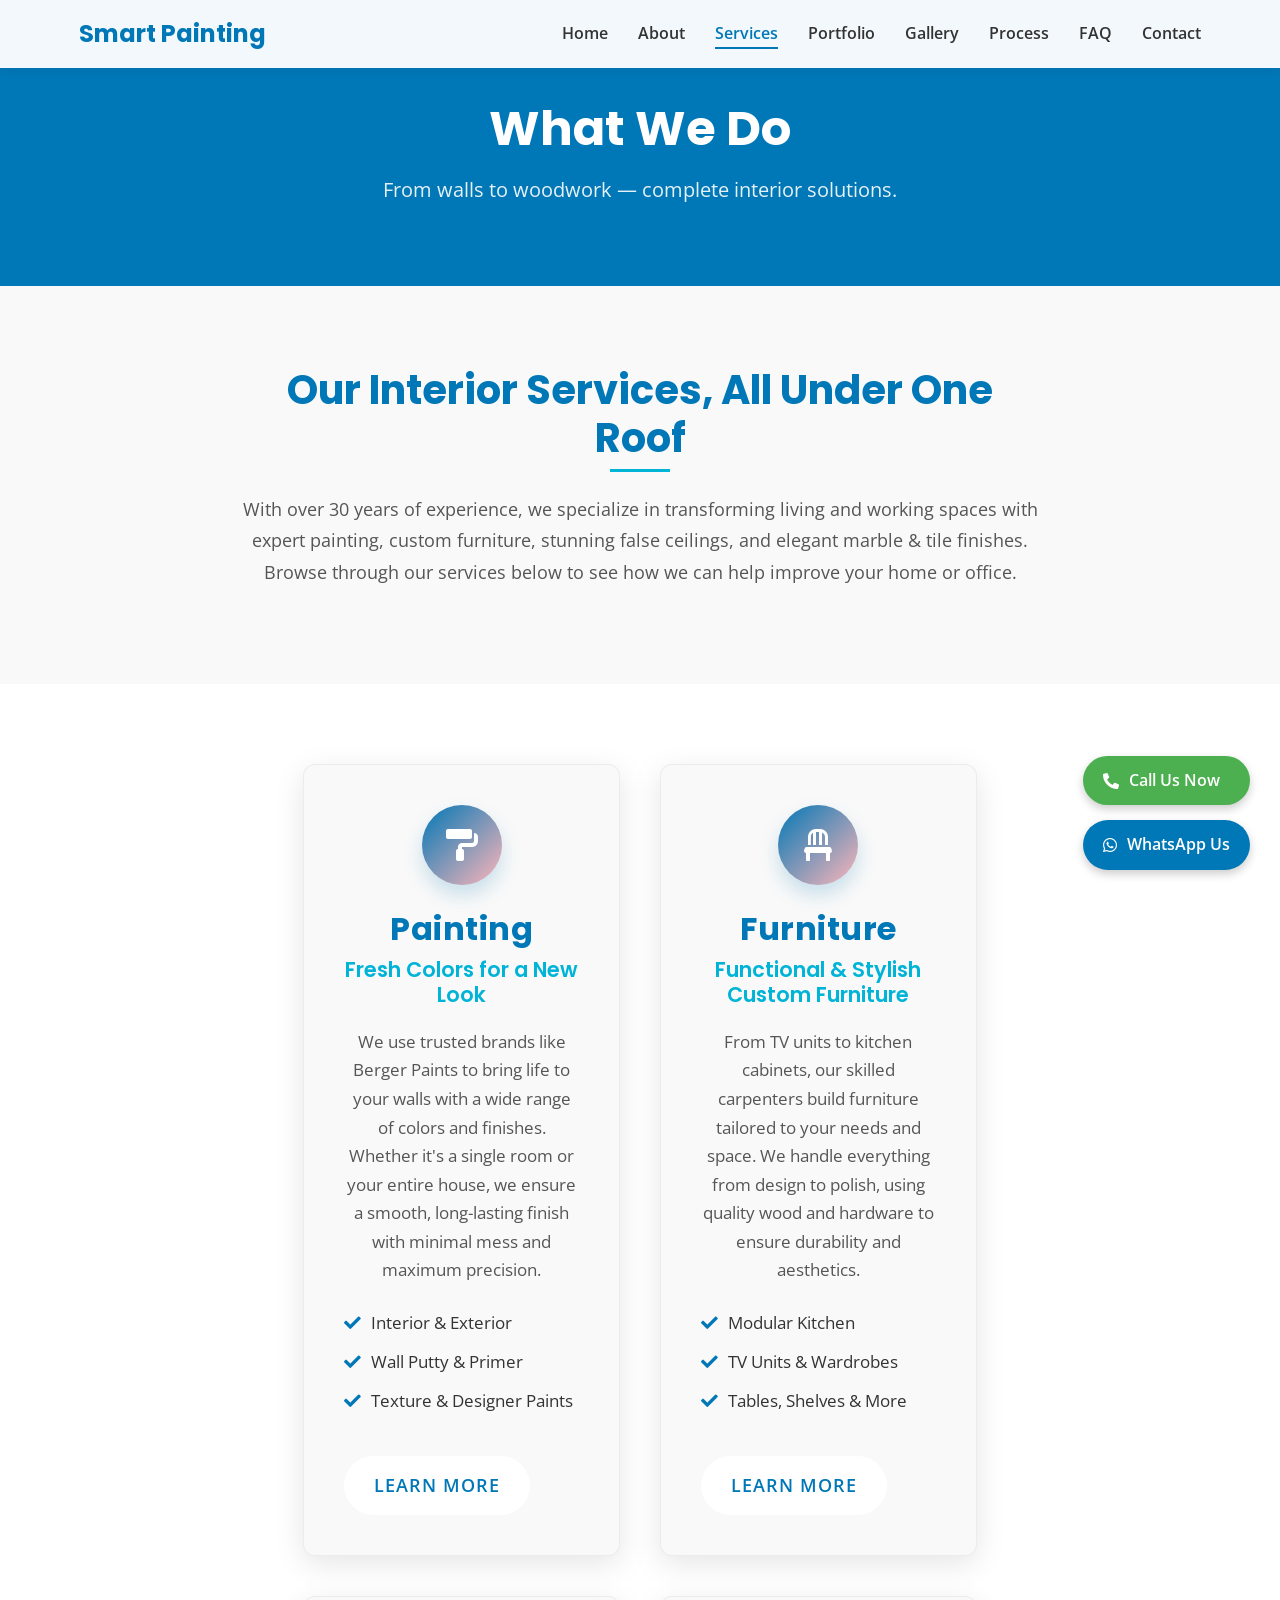
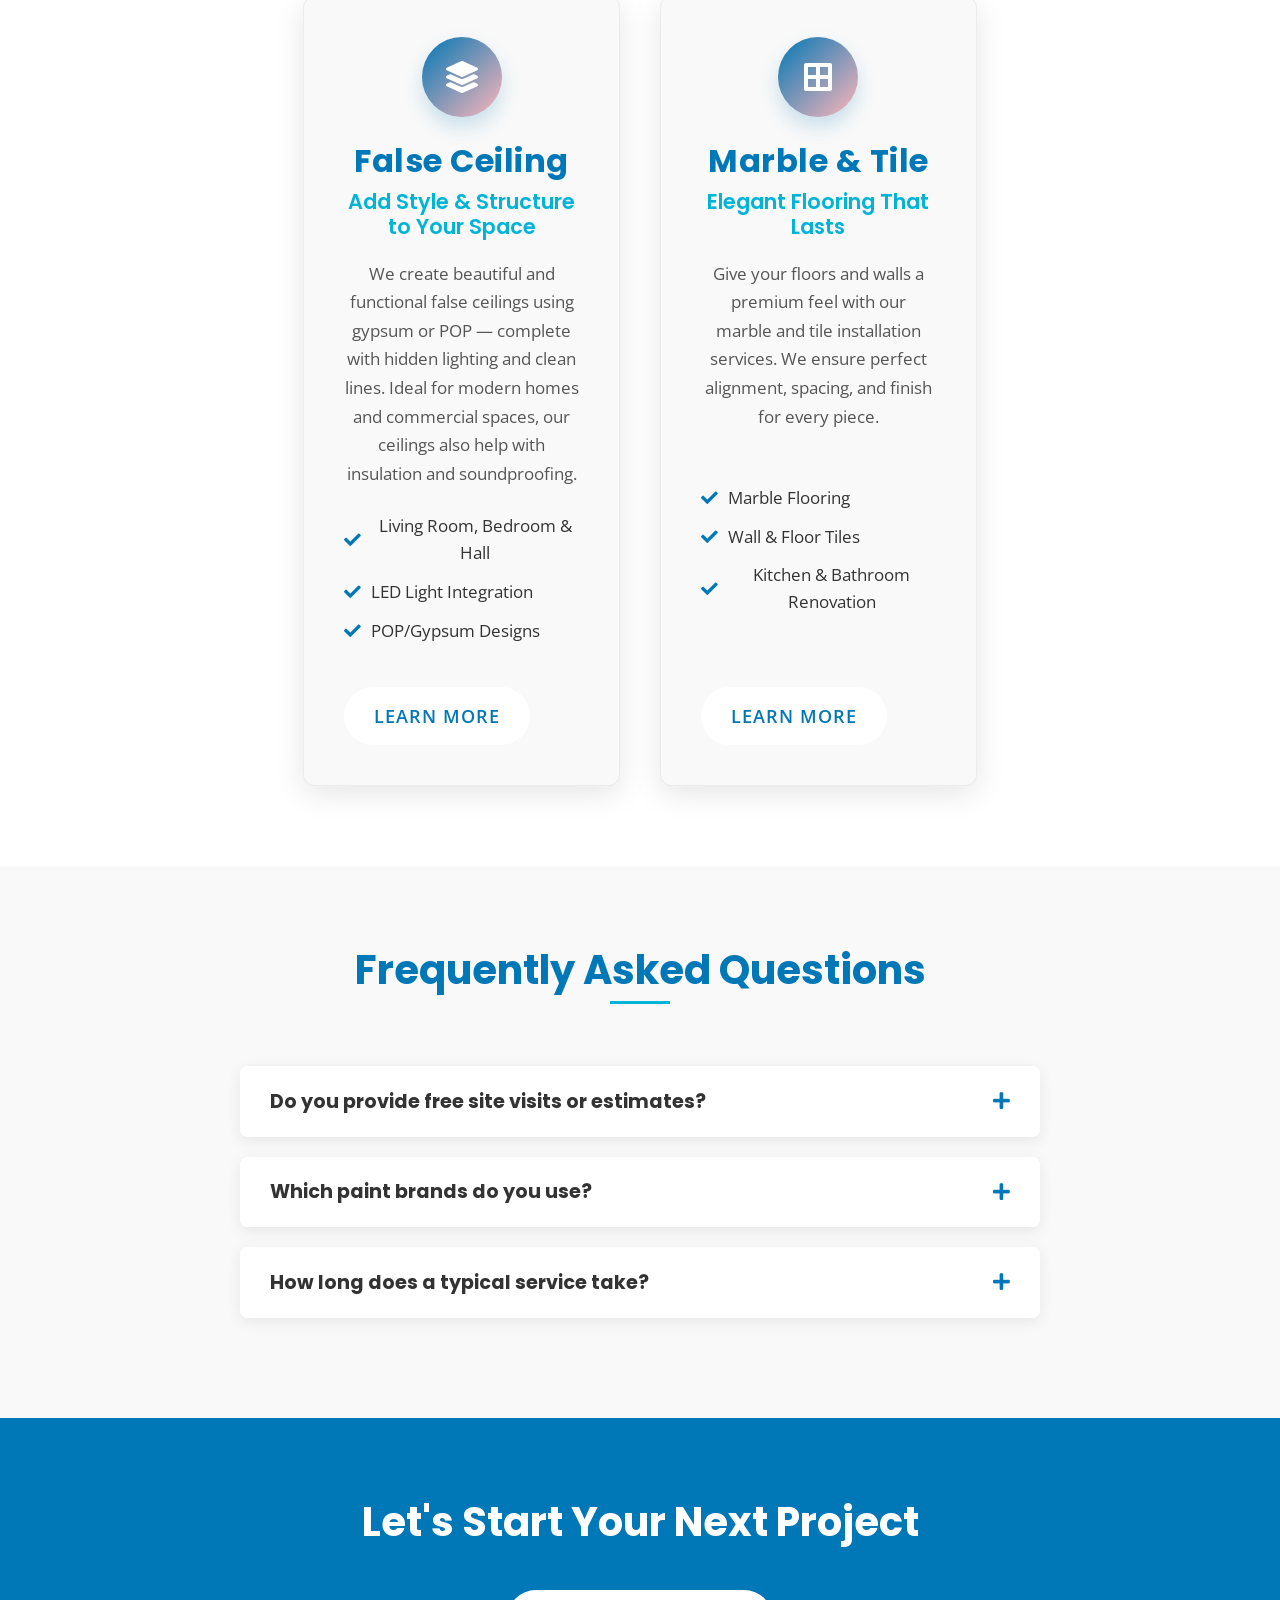
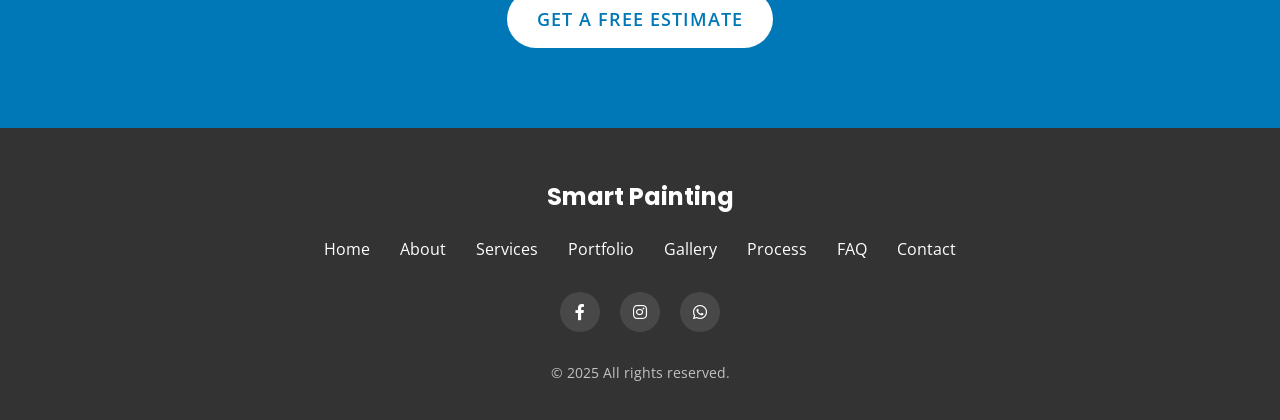
<file: services.html>
<!DOCTYPE html>
<html lang="en">
<head>
    <meta charset="UTF-8">
    <meta name="viewport" content="width=device-width, initial-scale=1.0">
    <title>What We Do - Smart Painting</title>
    <link rel="preconnect" href="https://fonts.googleapis.com">
    <link rel="preconnect" href="https://fonts.gstatic.com" crossorigin>
    <link href="https://fonts.googleapis.com/css2?family=Open+Sans:wght@400;600&family=Poppins:wght@500;700&display=swap" rel="stylesheet">
    <link rel="stylesheet" href="styles.css">
    <link rel="stylesheet" href="services.css">
    <link rel="stylesheet" href="https://cdnjs.cloudflare.com/ajax/libs/font-awesome/5.15.4/css/all.min.css">
</head>
<body>
    <!-- Navigation -->
    <nav class="navbar">
        <div class="container">
            <div class="logo">Smart Painting</div>
            <ul class="nav-links">
                <li><a href="index.html">Home</a></li>
                <li><a href="about.html">About</a></li>
                <li><a href="services.html" class="active">Services</a></li>
                <li><a href="portfolio.html">Portfolio</a></li>
                <li><a href="gallery.html">Gallery</a></li>
                <li><a href="process.html">Process</a></li>
                <li><a href="faq.html">FAQ</a></li>
                <li><a href="contact.html">Contact</a></li>
            </ul>
            <div class="hamburger">
                <span class="bar"></span>
                <span class="bar"></span>
                <span class="bar"></span>
            </div>
        </div>
    </nav>

    <!-- Services Header -->
    <header class="page-header services-header">
        <div class="container">
            <h1>What We Do</h1>
            <p class="lead">From walls to woodwork — complete interior solutions.</p>
        </div>
    </header>

    <!-- Services Intro Section -->
    <section class="services-intro-section">
        <div class="container">
            <div class="section-header text-center">
                <h2>Our Interior Services, All Under One Roof</h2>
                <p>With over 30 years of experience, we specialize in transforming living and working spaces with expert painting, custom furniture, stunning false ceilings, and elegant marble & tile finishes. Browse through our services below to see how we can help improve your home or office.</p>
            </div>
        </div>
    </section>

    <!-- Services Grid Section -->
    <section class="services-grid-section">
        <div class="container">
            <div class="services-grid">
                <!-- Service 1: Painting -->
                <div class="service-card">
                    <div class="service-icon">
                        <i class="fas fa-paint-roller"></i>
                    </div>
                    <h3>Painting</h3>
                    <h4>Fresh Colors for a New Look</h4>
                    <p>We use trusted brands like Berger Paints to bring life to your walls with a wide range of colors and finishes. Whether it's a single room or your entire house, we ensure a smooth, long-lasting finish with minimal mess and maximum precision.</p>
                    <ul class="service-features">
                        <li><i class="fas fa-check"></i> Interior & Exterior</li>
                        <li><i class="fas fa-check"></i> Wall Putty & Primer</li>
                        <li><i class="fas fa-check"></i> Texture & Designer Paints</li>
                    </ul>
                    <a href="contact.html" class="btn btn-primary">Learn More</a>
                </div>

                <!-- Service 2: Furniture -->
                <div class="service-card">
                    <div class="service-icon">
                        <i class="fas fa-chair"></i>
                    </div>
                    <h3>Furniture</h3>
                    <h4>Functional & Stylish Custom Furniture</h4>
                    <p>From TV units to kitchen cabinets, our skilled carpenters build furniture tailored to your needs and space. We handle everything from design to polish, using quality wood and hardware to ensure durability and aesthetics.</p>
                    <ul class="service-features">
                        <li><i class="fas fa-check"></i> Modular Kitchen</li>
                        <li><i class="fas fa-check"></i> TV Units & Wardrobes</li>
                        <li><i class="fas fa-check"></i> Tables, Shelves & More</li>
                    </ul>
                    <a href="contact.html" class="btn btn-primary">Learn More</a>
                </div>

                <!-- Service 3: False Ceiling -->
                <div class="service-card">
                    <div class="service-icon">
                        <i class="fas fa-layer-group"></i>
                    </div>
                    <h3>False Ceiling</h3>
                    <h4>Add Style & Structure to Your Space</h4>
                    <p>We create beautiful and functional false ceilings using gypsum or POP — complete with hidden lighting and clean lines. Ideal for modern homes and commercial spaces, our ceilings also help with insulation and soundproofing.</p>
                    <ul class="service-features">
                        <li><i class="fas fa-check"></i> Living Room, Bedroom & Hall</li>
                        <li><i class="fas fa-check"></i> LED Light Integration</li>
                        <li><i class="fas fa-check"></i> POP/Gypsum Designs</li>
                    </ul>
                    <a href="contact.html" class="btn btn-primary">Learn More</a>
                </div>

                <!-- Service 4: Marble & Tile -->
                <div class="service-card">
                    <div class="service-icon">
                        <i class="fas fa-border-all"></i>
                    </div>
                    <h3>Marble & Tile</h3>
                    <h4>Elegant Flooring That Lasts</h4>
                    <p>Give your floors and walls a premium feel with our marble and tile installation services. We ensure perfect alignment, spacing, and finish for every piece.</p>
                    <ul class="service-features">
                        <li><i class="fas fa-check"></i> Marble Flooring</li>
                        <li><i class="fas fa-check"></i> Wall & Floor Tiles</li>
                        <li><i class="fas fa-check"></i> Kitchen & Bathroom Renovation</li>
                    </ul>
                    <a href="contact.html" class="btn btn-primary">Learn More</a>
                </div>
            </div>
        </div>
    </section>

    <!-- FAQ Section -->
    <section class="services-faq-section">
        <div class="container">
            <div class="section-header text-center">
                <h2>Frequently Asked Questions</h2>
            </div>
            <div class="faq-container">
                <div class="faq-item">
                    <div class="faq-question">
                        <h3>Do you provide free site visits or estimates?</h3>
                        <span class="faq-toggle"><i class="fas fa-plus"></i></span>
                    </div>
                    <div class="faq-answer">
                        <p>Yes, we offer free consultations and quotes across Kolkata.</p>
                    </div>
                </div>
                <div class="faq-item">
                    <div class="faq-question">
                        <h3>Which paint brands do you use?</h3>
                        <span class="faq-toggle"><i class="fas fa-plus"></i></span>
                    </div>
                    <div class="faq-answer">
                        <p>Mostly Berger Paints, but we can work with other brands as per your preference.</p>
                    </div>
                </div>
                <div class="faq-item">
                    <div class="faq-question">
                        <h3>How long does a typical service take?</h3>
                        <span class="faq-toggle"><i class="fas fa-plus"></i></span>
                    </div>
                    <div class="faq-answer">
                        <p>Depending on the service — painting a room might take 1–2 days, while furniture projects can take up to a week.</p>
                    </div>
                </div>
            </div>
        </div>
    </section>

    <!-- CTA Section -->
    <section class="cta-section">
        <div class="container">
            <div class="cta-content text-center">
                <h2>Let's Start Your Next Project</h2>
                <a href="contact.html" class="btn btn-primary">Get a Free Estimate</a>
            </div>
        </div>
    </section>

    <!-- Footer -->
    <footer class="footer">
        <div class="container">
            <div class="footer-content">
                <div class="footer-logo">Smart Painting</div>
                <ul class="footer-links">
                    <li><a href="index.html">Home</a></li>
                    <li><a href="about.html">About</a></li>
                    <li><a href="services.html">Services</a></li>
                    <li><a href="portfolio.html">Portfolio</a></li>
                    <li><a href="gallery.html">Gallery</a></li>
                    <li><a href="process.html">Process</a></li>
                    <li><a href="faq.html">FAQ</a></li>
                    <li><a href="contact.html">Contact</a></li>
                </ul>
                <div class="social-icons">
                    <a href="#" class="social-icon"><i class="fab fa-facebook-f"></i></a>
                    <a href="#" class="social-icon"><i class="fab fa-instagram"></i></a>
                    <a href="#" class="social-icon"><i class="fab fa-whatsapp"></i></a>
                </div>
                <p class="copyright">© 2025 All rights reserved.</p>
            </div>
        </div>
    </footer>

    <!-- Floating Contact Buttons -->
    <div class="floating-contact-buttons">
        <a href="tel:+919876543210" class="floating-btn call-btn">
            <i class="fas fa-phone-alt"></i> Call Us Now
        </a>
        <a href="https://wa.me/919876543210" class="floating-btn whatsapp-btn">
            <i class="fab fa-whatsapp"></i> WhatsApp Us
        </a>
    </div>

    <script src="script.js"></script>
    <script>
        // FAQ Toggle
        document.querySelectorAll('.faq-question').forEach(question => {
            question.addEventListener('click', () => {
                const faqItem = question.parentElement;
                faqItem.classList.toggle('active');
                
                // Update icon
                const icon = question.querySelector('.faq-toggle i');
                if (faqItem.classList.contains('active')) {
                    icon.classList.remove('fa-plus');
                    icon.classList.add('fa-minus');
                } else {
                    icon.classList.remove('fa-minus');
                    icon.classList.add('fa-plus');
                }
            });
        });
    </script>
</body>
</html>
</file>
<file: styles.css>
/* Base Styles */
:root {
    --primary-color: #0077B6; /* Ocean Blue */
    --secondary-color: #00B4D8; /* Cyan */
    --accent-color: #FFB6B9; /* Soft Pink */
    --dark-color: #333333;
    --light-color: #f8f9fa;
    --gray-color: #6c757d;
    --heading-font: 'Poppins', sans-serif;
    --body-font: 'Open Sans', sans-serif;
}

* {
    margin: 0;
    padding: 0;
    box-sizing: border-box;
}

html {
    scroll-behavior: smooth;
}

body {
    font-family: var(--body-font);
    line-height: 1.6;
    color: var(--dark-color);
    background-color: var(--light-color);
}

.container {
    width: 90%;
    max-width: 1200px;
    margin: 0 auto;
    padding: 0 15px;
}

section {
    padding: 80px 0;
}

h1, h2, h3, h4, h5, h6 {
    font-family: var(--heading-font);
    font-weight: 700;
    line-height: 1.2;
    margin-bottom: 15px;
}

p {
    margin-bottom: 15px;
}

a {
    text-decoration: none;
    color: var(--primary-color);
    transition: all 0.3s ease;
}

a:hover {
    color: var(--accent-color);
}

.btn {
    display: inline-flex;
    align-items: center;
    padding: 12px 24px;
    border-radius: 50px;
    font-weight: 600;
    text-transform: uppercase;
    letter-spacing: 1px;
    transition: all 0.3s ease;
    cursor: pointer;
    border: none;
    font-size: 14px;
}

.btn i {
    margin-right: 8px;
}

.btn-primary {
    background-color: var(--primary-color);
    color: white;
}

.btn-primary:hover {
    background-color: var(--accent-color);
    color: var(--dark-color);
}

.btn-secondary {
    background-color: transparent;
    color: var(--accent-color);
    border: 2px solid var(--accent-color);
}

.btn-secondary:hover {
    background-color: var(--primary-color);
    color: white;
    border-color: var(--primary-color);
}

.btn-secondary:active {
    background-color: var(--primary-color);
    color: white;
    border-color: var(--primary-color);
}

.section-header {
    text-align: center;
    margin-bottom: 50px;
}

.section-header h2 {
    font-size: 36px;
    color: var(--primary-color);
    position: relative;
    display: inline-block;
    margin-bottom: 15px;
}

.section-header h2::after {
    content: '';
    position: absolute;
    width: 60px;
    height: 3px;
    background-color: var(--secondary-color);
    bottom: -10px;
    left: 50%;
    transform: translateX(-50%);
}

.subheading {
    font-size: 18px;
    color: var(--gray-color);
    margin-bottom: 30px;
}

/* Image placeholders for development */
.image-placeholder {
    background-color: #e9ecef;
    color: #6c757d;
    display: flex;
    align-items: center;
    justify-content: center;
    height: 250px;
    border-radius: 8px;
    font-weight: bold;
    text-align: center;
}

/* Navigation */
.navbar {
    position: fixed;
    top: 0;
    left: 0;
    width: 100%;
    z-index: 1000;
    background-color: rgba(255, 255, 255, 0.95);
    box-shadow: 0 2px 10px rgba(0, 0, 0, 0.1);
    padding: 15px 0;
    transition: all 0.3s ease;
}

.navbar .container {
    display: flex;
    justify-content: space-between;
    align-items: center;
}

.logo {
    font-family: var(--heading-font);
    font-size: 24px;
    font-weight: 700;
    color: var(--primary-color);
}

.nav-links {
    display: flex;
    list-style: none;
}

.nav-links li {
    margin-left: 30px;
}

.nav-links a {
    color: var(--dark-color);
    font-weight: 600;
    position: relative;
}

.nav-links a:hover {
    color: var(--primary-color);
}

.nav-links a::after {
    content: '';
    position: absolute;
    width: 0;
    height: 2px;
    background-color: var(--primary-color);
    bottom: -5px;
    left: 0;
    transition: width 0.3s ease;
}

.nav-links a:hover::after {
    width: 100%;
}

.nav-links a.active {
    color: var(--primary-color);
}

.nav-links a.active::after {
    width: 100%;
}

.hamburger {
    display: none;
    cursor: pointer;
    padding: 10px;
    z-index: 1001;
}

.hamburger .bar {
    display: block;
    width: 25px;
    height: 3px;
    margin: 5px auto;
    background-color: var(--primary-color);
    transition: all 0.3s ease;
}

@media (max-width: 768px) {
    .navbar .container {
        flex-wrap: wrap;
    }

    .nav-links {
        position: fixed;
        right: -100%;
        top: 70px;
        flex-direction: column;
        background-color: rgba(255, 255, 255, 0.95);
        width: 80%;
        max-width: 300px;
        text-align: center;
        transition: 0.3s;
        box-shadow: -5px 0 15px rgba(0, 0, 0, 0.1);
        padding: 20px 0;
        height: calc(100vh - 70px);
        overflow-y: auto;
        backdrop-filter: blur(5px);
    }

    .nav-links.active {
        right: 0;
    }

    .nav-links li {
        margin: 15px 0;
    }

    .nav-links a {
        font-size: 18px;
        padding: 10px 20px;
        display: block;
    }

    .hamburger {
        display: block;
    }

    .hamburger.active .bar:nth-child(2) {
        opacity: 0;
    }

    .hamburger.active .bar:nth-child(1) {
        transform: translateY(8px) rotate(45deg);
    }

    .hamburger.active .bar:nth-child(3) {
        transform: translateY(-8px) rotate(-45deg);
    }
}

/* Hero Section */
.hero {
    height: 100vh;
    background-image: url('Hero_Image.jpg');
    background-size: cover;
    background-position: center;
    position: relative;
    display: flex;
    align-items: center;
    color: white;
    text-align: center;
}

.hero-content {
    position: relative;
    z-index: 1;
    max-width: 800px;
    margin: 0 auto;
    padding: 0 15px;
}

.hero .tagline {
    font-size: 18px;
    text-transform: uppercase;
    letter-spacing: 3px;
    margin-bottom: 20px;
    color: #FFB6B9;
}

.hero h1 {
    font-size: 48px;
    margin-bottom: 20px;
    text-shadow: 2px 2px 4px rgba(0, 0, 0, 0.3);
}

.hero h2 {
    font-size: 24px;
    font-weight: 500;
    margin-bottom: 40px;
}

.hero-buttons {
    display: flex;
    justify-content: center;
    gap: 20px;
}

/* About Section */
.about-content {
    display: flex;
    flex-direction: column;
    align-items: center;
}

.about-text {
    max-width: 800px;
    text-align: center;
    margin-bottom: 40px;
    font-size: 18px;
}

.about-image {
    width: 100%;
    max-width: 500px;
}

/* Services Section */
.services {
    background-color: #f8f9fa;
    position: relative;
    overflow: hidden;
}

.services::before {
    content: '';
    position: absolute;
    width: 300px;
    height: 300px;
    background-color: rgba(0, 119, 182, 0.05);
    border-radius: 50%;
    top: -150px;
    left: -150px;
    z-index: 0;
}

.services::after {
    content: '';
    position: absolute;
    width: 200px;
    height: 200px;
    background-color: rgba(255, 182, 185, 0.1);
    border-radius: 50%;
    bottom: -100px;
    right: -100px;
    z-index: 0;
}

.services-wrapper {
    display: flex;
    flex-wrap: wrap;
    justify-content: center;
    align-items: center;
    position: relative;
    z-index: 1;
}

.services-grid {
    display: grid;
    grid-template-columns: repeat(auto-fit, minmax(250px, 1fr));
    gap: 30px;
    width: 100%;
    margin-bottom: 40px;
}

.service-card {
    background-color: white;
    border-radius: 15px;
    padding: 35px 25px;
    text-align: center;
    box-shadow: 0 10px 30px rgba(0, 0, 0, 0.05);
    transition: all 0.4s cubic-bezier(0.165, 0.84, 0.44, 1);
    position: relative;
    overflow: hidden;
    border: 1px solid rgba(0, 0, 0, 0.05);
    height: 100%;
    display: flex;
    flex-direction: column;
    justify-content: center;
}

.service-card::before {
    content: '';
    position: absolute;
    top: 0;
    left: 0;
    width: 100%;
    height: 5px;
    background: linear-gradient(90deg, var(--primary-color), var(--accent-color));
    transform: scaleX(0);
    transform-origin: left;
    transition: transform 0.4s ease;
}

.service-card:hover {
    transform: translateY(-15px);
    box-shadow: 0 20px 40px rgba(0, 119, 182, 0.15);
    border-color: rgba(0, 119, 182, 0.2);
}

.service-card:hover::before {
    transform: scaleX(1);
}

.service-icon {
    width: 90px;
    height: 90px;
    background: linear-gradient(135deg, var(--primary-color), var(--accent-color));
    color: white;
    border-radius: 50%;
    display: flex;
    align-items: center;
    justify-content: center;
    margin: 0 auto 25px;
    font-size: 36px;
    transition: all 0.5s cubic-bezier(0.175, 0.885, 0.32, 1.275);
    position: relative;
    z-index: 2;
    box-shadow: 0 10px 20px rgba(0, 119, 182, 0.2);
}

.service-card:hover .service-icon {
    background: linear-gradient(135deg, var(--accent-color), var(--primary-color));
    transform: scale(1.15) rotate(10deg);
    box-shadow: 0 15px 30px rgba(0, 119, 182, 0.3);
}

.service-icon i {
    animation: pulse 2s infinite;
    transform-origin: center;
}

@keyframes pulse {
    0% {
        transform: scale(1);
    }
    50% {
        transform: scale(1.1);
    }
    100% {
        transform: scale(1);
    }
}

.service-card:nth-child(1) .service-icon i {
    animation-delay: 0s;
}

.service-card:nth-child(2) .service-icon i {
    animation-delay: 0.5s;
}

.service-card:nth-child(3) .service-icon i {
    animation-delay: 1s;
}

.service-card:nth-child(4) .service-icon i {
    animation-delay: 1.5s;
}

.service-card h3 {
    margin-bottom: 15px;
    color: var(--primary-color);
    font-size: 22px;
    transition: all 0.3s ease;
    position: relative;
    z-index: 2;
    font-weight: 700;
    letter-spacing: 0.5px;
}

.service-card:hover h3 {
    color: var(--accent-color);
    transform: translateY(-5px);
}

.service-card p {
    color: var(--gray-color);
    margin-bottom: 20px;
    transition: all 0.3s ease;
    position: relative;
    z-index: 2;
    font-size: 15px;
    line-height: 1.6;
}

.service-card:hover p {
    color: #333;
}

.service-hover {
    position: absolute;
    bottom: -40px;
    left: 0;
    width: 100%;
    text-align: center;
    transition: all 0.4s cubic-bezier(0.175, 0.885, 0.32, 1.275);
    opacity: 0;
    z-index: 2;
    padding: 15px 0;
    background: linear-gradient(to top, rgba(255,255,255,0.9) 0%, rgba(255,255,255,0) 100%);
}

.service-card:hover .service-hover {
    bottom: 0;
    opacity: 1;
}

.learn-more {
    color: var(--primary-color);
    font-weight: 700;
    font-size: 14px;
    text-transform: uppercase;
    letter-spacing: 1.5px;
    position: relative;
    cursor: pointer;
    padding: 8px 15px;
    border-radius: 30px;
    background-color: rgba(0, 119, 182, 0.1);
    display: inline-block;
    transition: all 0.3s ease;
}

.learn-more::after {
    content: '→';
    margin-left: 5px;
    transition: all 0.3s ease;
    display: inline-block;
}

.learn-more:hover {
    background-color: var(--primary-color);
    color: white;
    box-shadow: 0 5px 15px rgba(0, 119, 182, 0.3);
}

.learn-more:hover::after {
    margin-left: 10px;
    transform: translateX(3px);
}

.services-image {
    width: 100%;
    max-width: 500px;
    margin: 0 auto;
    position: relative;
    z-index: 1;
}

.services-image.animated img {
    animation: float 6s ease-in-out infinite;
}

@keyframes float {
    0% {
        transform: translateY(0px);
    }
    50% {
        transform: translateY(-20px);
    }
    100% {
        transform: translateY(0px);
    }
}

.services-cta {
    text-align: center;
    margin-top: 40px;
}

@media (min-width: 992px) {
    .services-wrapper {
        flex-wrap: nowrap;
        justify-content: center;
        gap: 40px;
    }
    
    .services-grid {
        width: 60%;
        margin-bottom: 0;
    }
    
    .services-image {
        width: 35%;
    }
}

/* Portfolio Section */
.portfolio-filters {
    display: flex;
    justify-content: center;
    flex-wrap: wrap;
    margin-bottom: 30px;
    gap: 10px;
}

.filter-btn {
    background-color: transparent;
    border: 1px solid var(--gray-color);
    color: var(--gray-color);
    padding: 8px 20px;
    border-radius: 50px;
    cursor: pointer;
    transition: all 0.3s ease;
}

.filter-btn.active,
.filter-btn:hover {
    background-color: var(--primary-color);
    border-color: var(--primary-color);
    color: white;
}

.portfolio-grid {
    display: grid;
    grid-template-columns: repeat(auto-fill, minmax(300px, 1fr));
    gap: 20px;
    margin-bottom: 40px;
}

.portfolio-item {
    border-radius: 8px;
    overflow: hidden;
    box-shadow: 0 5px 15px rgba(0, 0, 0, 0.1);
    transition: transform 0.3s ease;
}

.portfolio-item:hover {
    transform: scale(1.03);
}

.portfolio-item .image-placeholder {
    height: 250px;
}

.portfolio-button {
    text-align: center;
    margin-top: 40px;
}

/* Process Section */
.process {
    background-color: #f8f9fa;
}

.process-timeline {
    display: flex;
    justify-content: space-between;
    position: relative;
    max-width: 1000px;
    margin: 40px auto 0;
    flex-wrap: nowrap;
    gap: 10px;
}

.process-timeline::before {
    content: '';
    position: absolute;
    width: 100%;
    height: 2px;
    background-color: var(--secondary-color);
    top: 45px;
    left: 0;
    z-index: 1;
}

.timeline-item {
    position: relative;
    z-index: 2;
    text-align: center;
    width: 22%;
    padding: 0 5px;
    box-sizing: border-box;
}

.timeline-number {
    width: 50px;
    height: 50px;
    background-color: var(--primary-color);
    color: white;
    border-radius: 50%;
    display: flex;
    align-items: center;
    justify-content: center;
    margin: 0 auto 20px;
    font-weight: bold;
    font-size: 20px;
    position: relative;
}

.timeline-item h3 {
    margin-bottom: 10px;
    color: var(--primary-color);
}

/* Contact Section */
.contact-content {
    display: grid;
    grid-template-columns: 1fr 1fr;
    gap: 50px;
}

.contact-info {
    display: flex;
    flex-direction: column;
    gap: 30px;
}

.contact-item {
    display: flex;
    align-items: center;
    gap: 15px;
}

.contact-item i {
    width: 50px;
    height: 50px;
    background-color: var(--primary-color);
    color: white;
    border-radius: 50%;
    display: flex;
    align-items: center;
    justify-content: center;
    font-size: 20px;
}

.contact-item p {
    margin-bottom: 0;
    font-size: 18px;
}

.form-group {
    margin-bottom: 20px;
}

.form-group input,
.form-group textarea {
    width: 100%;
    padding: 15px;
    border: 1px solid #ddd;
    border-radius: 8px;
    font-family: var(--body-font);
    font-size: 16px;
}

.form-group textarea {
    height: 150px;
    resize: none;
}

/* Footer */
.footer {
    background-color: var(--dark-color);
    color: white;
    padding: 50px 0 20px;
}

.footer-content {
    display: flex;
    flex-direction: column;
    align-items: center;
    text-align: center;
}

.footer-logo {
    font-family: var(--heading-font);
    font-size: 24px;
    font-weight: 700;
    margin-bottom: 20px;
    color: white;
}

.footer-links {
    display: flex;
    list-style: none;
    margin-bottom: 30px;
    flex-wrap: wrap;
    justify-content: center;
}

.footer-links li {
    margin: 0 15px;
}

.footer-links a {
    color: white;
}

.footer-links a:hover {
    color: var(--secondary-color);
}

.social-icons {
    display: flex;
    gap: 20px;
    margin-bottom: 30px;
}

.social-icon {
    width: 40px;
    height: 40px;
    background-color: rgba(255, 255, 255, 0.1);
    color: white;
    border-radius: 50%;
    display: flex;
    align-items: center;
    justify-content: center;
    transition: all 0.3s ease;
}

.social-icon:hover {
    background-color: var(--secondary-color);
    color: white;
}

.copyright {
    color: rgba(255, 255, 255, 0.7);
    font-size: 14px;
}

/* Responsive Styles */
@media (max-width: 992px) {
    .process-timeline {
        flex-direction: column;
        align-items: center;
        gap: 40px;
    }

    .process-timeline::before {
        display: none;
    }

    .timeline-item {
        width: 100%;
        max-width: 300px;
    }

    .contact-content {
        grid-template-columns: 1fr;
        gap: 50px;
    }

    .contact-info {
        order: 2;
    }
}

@media (max-width: 768px) {
    .navbar .container {
        flex-wrap: wrap;
    }

    .nav-links {
        position: fixed;
        right: -100%;
        top: 70px;
        flex-direction: column;
        background-color: rgba(255, 255, 255, 0.95);
        width: 80%;
        max-width: 300px;
        text-align: center;
        transition: 0.3s;
        box-shadow: -5px 0 15px rgba(0, 0, 0, 0.1);
        padding: 20px 0;
        height: calc(100vh - 70px);
        overflow-y: auto;
        backdrop-filter: blur(5px);
    }

    .nav-links.active {
        right: 0;
    }

    .nav-links li {
        margin: 15px 0;
    }

    .nav-links a {
        font-size: 18px;
        padding: 10px 20px;
        display: block;
    }

    .hamburger {
        display: block;
    }

    .hamburger.active .bar:nth-child(2) {
        opacity: 0;
    }

    .hamburger.active .bar:nth-child(1) {
        transform: translateY(8px) rotate(45deg);
    }

    .hamburger.active .bar:nth-child(3) {
        transform: translateY(-8px) rotate(-45deg);
    }

    .hero h1 {
        font-size: 36px;
    }

    .hero h2 {
        font-size: 20px;
    }

    .hero-buttons {
        flex-direction: column;
        gap: 15px;
    }

    .section-header h2 {
        font-size: 28px;
    }

    .footer-links {
        flex-direction: column;
        gap: 15px;
    }

    .footer-links li {
        margin: 5px 0;
    }
}

@media (max-width: 576px) {
    section {
        padding: 60px 0;
    }

    .hero h1 {
        font-size: 28px;
    }

    .hero .tagline {
        font-size: 14px;
    }

    .portfolio-grid {
        grid-template-columns: 1fr;
    }
}

/* Image styles */
.img-responsive {
    max-width: 100%;
    height: auto;
    display: block;
    border-radius: 8px;
    margin: 0 auto; /* Center images horizontally */
    object-fit: contain; /* Maintain aspect ratio while fitting in container */
}

.about-image img {
    width: 100%;
    max-width: 500px;
    margin: 0 auto;
    display: block;
    object-fit: cover;
}

.services-image {
    margin-top: 40px;
    text-align: center;
    width: 100%;
    overflow: hidden;
}

.services-image img {
    max-width: 800px;
    width: 100%;
    margin: 0 auto;
    display: block;
    object-fit: contain;
}

.process-image {
    margin-bottom: 40px;
    text-align: center;
    width: 100%;
    overflow: hidden;
}

.process-image img {
    max-width: 100%;
    margin: 0 auto;
    display: block;
    object-fit: contain;
}

.process-image img {
    max-width: 800px;
    margin: 0 auto;
}

.contact-image {
    margin-bottom: 30px;
}

.portfolio-item img {
    width: 100%;
    height: 250px;
    object-fit: cover;
}
.hero .overlay {
    position: absolute;
    top: 0;
    left: 0;
    width: 100%;
    height: 100%;
    background: linear-gradient(rgba(0, 0, 0, 0.5), rgba(0, 119, 182, 0.6));
}

/* Contact Page Styles */
.page-header {
    background-color: var(--primary-color);
    color: white;
    padding: 60px 0;
    text-align: center;
}

.page-header h1 {
    font-size: 42px;
    margin-bottom: 15px;
}

.page-header .lead {
    font-size: 20px;
    max-width: 700px;
    margin: 0 auto;
}

.contact-form-section,
.quick-contact-section,
.map-section,
.faq-link-section {
    padding: 60px 0;
}

.contact-form-container {
    max-width: 700px;
    margin: 0 auto;
}

.contact-info-container {
    max-width: 700px;
    margin: 0 auto;
    display: flex;
    flex-direction: column;
    gap: 30px;
}

.form-group select {
    width: 100%;
    padding: 15px;
    border: 1px solid #ddd;
    border-radius: 8px;
    font-family: var(--body-font);
    font-size: 16px;
    background-color: white;
    color: var(--dark-color);
}

.map-container {
    border-radius: 10px;
    overflow: hidden;
    box-shadow: 0 5px 15px rgba(0, 0, 0, 0.1);
}

.faq-link-section {
    background-color: var(--light-color);
}

.faq-link-container {
    display: flex;
    align-items: center;
    justify-content: center;
    gap: 15px;
}

.faq-link-container i {
    font-size: 24px;
    color: var(--primary-color);
}

.faq-link-container p {
    margin-bottom: 0;
    font-size: 18px;
}

.faq-link-container a {
    color: var(--primary-color);
    font-weight: 600;
    text-decoration: underline;
}

.floating-contact-buttons {
    position: fixed;
    bottom: 30px;
    right: 30px;
    display: flex;
    flex-direction: column;
    gap: 15px;
    z-index: 999;
}

.floating-btn {
    padding: 12px 20px;
    border-radius: 30px;
    color: white;
    text-decoration: none;
    display: flex;
    align-items: center;
    gap: 10px;
    font-weight: 600;
    box-shadow: 0 4px 10px rgba(0, 0, 0, 0.2);
    transition: all 0.3s ease;
}

.floating-btn:hover {
    transform: translateY(-5px);
    box-shadow: 0 6px 15px rgba(0, 0, 0, 0.3);
}

.call-btn {
    background-color: #4CAF50; /* Green */
}

.whatsapp-btn {
    background-color: var(--primary-color); /* Blue */
}

/* Responsive styles for contact page */
@media (max-width: 768px) {
    .page-header {
        padding: 40px 0;
    }
    
    .page-header h1 {
        font-size: 32px;
    }
    
    .page-header .lead {
        font-size: 18px;
    }
    
    .floating-contact-buttons {
        bottom: 20px;
        right: 20px;
    }
    
    .floating-btn {
        padding: 10px 15px;
        font-size: 14px;
    }
}

/* Gallery Page Styles */
.gallery-header {
    background-color: var(--primary-color);
    padding: 100px 0 80px;
}

.gallery-section {
    padding: 60px 0;
}

.gallery-filters {
    display: flex;
    justify-content: center;
    flex-wrap: wrap;
    gap: 15px;
    margin-bottom: 40px;
}

.filter-btn {
    background-color: var(--light-color);
    color: var(--dark-color);
    border: 2px solid var(--primary-color);
    padding: 10px 20px;
    border-radius: 30px;
    font-family: var(--body-font);
    font-weight: 600;
    cursor: pointer;
    transition: all 0.3s ease;
}

.filter-btn:hover, .filter-btn.active {
    background-color: var(--primary-color);
    color: white;
}

.gallery-grid {
    display: grid;
    grid-template-columns: repeat(auto-fill, minmax(350px, 1fr));
    gap: 30px;
}

.gallery-item {
    border-radius: 10px;
    overflow: hidden;
    box-shadow: 0 5px 15px rgba(0, 0, 0, 0.1);
    transition: transform 0.3s ease, box-shadow 0.3s ease;
}

.gallery-item:hover {
    transform: translateY(-10px);
    box-shadow: 0 15px 30px rgba(0, 0, 0, 0.2);
}

.gallery-img {
    height: 250px;
    overflow: hidden;
}

.gallery-img img {
    width: 100%;
    height: 100%;
    object-fit: cover;
    transition: transform 0.5s ease;
}

.gallery-item:hover .gallery-img img {
    transform: scale(1.1);
}

.gallery-info {
    padding: 20px;
    background-color: white;
}

.gallery-info h3 {
    font-size: 20px;
    margin-bottom: 10px;
    color: var(--primary-color);
}

.gallery-details {
    display: flex;
    justify-content: space-between;
    margin-bottom: 10px;
    font-size: 14px;
    color: var(--gray-color);
}

.gallery-details p {
    margin-bottom: 0;
    display: flex;
    align-items: center;
    gap: 5px;
}

.gallery-notes {
    font-size: 15px;
    margin-bottom: 0;
    color: var(--dark-color);
}

.cta-section {
    background-color: var(--secondary-color);
    padding: 80px 0;
    text-align: center;
    color: white;
}

.cta-content h2 {
    font-size: 36px;
    margin-bottom: 20px;
    color: white;
}

.cta-content p {
    font-size: 18px;
    max-width: 700px;
    margin: 0 auto 30px;
}

/* Process Page Styles */
.process-header {
    background-color: var(--primary-color);
    padding: 100px 0 80px;
}

.process-intro-section {
    padding: 60px 0 30px;
    text-align: center;
}

.process-intro-section .section-header {
    max-width: 800px;
    margin: 0 auto;
}

.process-timeline-section {
    padding: 30px 0 60px;
    background-color: var(--light-color);
}

.timeline {
    position: relative;
    max-width: 800px;
    margin: 0 auto;
    padding: 40px 0;
}

.timeline::before {
    content: '';
    position: absolute;
    top: 0;
    bottom: 0;
    left: 50%;
    width: 4px;
    background-color: var(--primary-color);
    transform: translateX(-50%);
}

.timeline-item {
    position: relative;
    margin-bottom: 50px;
    display: flex;
    align-items: center;
}

.timeline-item:nth-child(odd) {
    flex-direction: row-reverse;
}

.timeline-icon {
    position: absolute;
    left: 50%;
    transform: translateX(-50%);
    width: 60px;
    height: 60px;
    border-radius: 50%;
    background-color: var(--primary-color);
    display: flex;
    align-items: center;
    justify-content: center;
    color: white;
    z-index: 2;
}

.timeline-icon i {
    font-size: 24px;
}

.timeline-content {
    width: 45%;
    padding: 25px;
    background-color: white;
    border-radius: 8px;
    box-shadow: 0 5px 15px rgba(0, 0, 0, 0.1);
}

.timeline-content h3 {
    color: var(--primary-color);
    margin-bottom: 15px;
    display: flex;
    align-items: center;
}

.step-number {
    display: inline-block;
    width: 30px;
    height: 30px;
    background-color: var(--primary-color);
    color: white;
    border-radius: 50%;
    text-align: center;
    line-height: 30px;
    margin-right: 10px;
    font-size: 16px;
}

.process-benefits-section {
    padding: 60px 0;
}

.benefits-grid {
    display: grid;
    grid-template-columns: repeat(auto-fit, minmax(250px, 1fr));
    gap: 30px;
    margin-top: 40px;
}

.benefit-card {
    padding: 30px;
    background-color: white;
    border-radius: 8px;
    box-shadow: 0 5px 15px rgba(0, 0, 0, 0.05);
    text-align: center;
    transition: transform 0.3s ease;
}

.benefit-card:hover {
    transform: translateY(-10px);
}

.benefit-icon {
    width: 70px;
    height: 70px;
    background-color: var(--primary-color);
    color: white;
    border-radius: 50%;
    display: flex;
    align-items: center;
    justify-content: center;
    margin: 0 auto 20px;
}

.benefit-icon i {
    font-size: 30px;
}

.benefit-card h3 {
    color: var(--primary-color);
    margin-bottom: 15px;
}

/* Responsive styles for process page */
@media (max-width: 768px) {
    .timeline::before {
        left: 30px;
    }
    
    .timeline-item {
        flex-direction: row !important;
    }
    
    .timeline-icon {
        left: 30px;
        width: 50px;
        height: 50px;
    }
    
    .timeline-content {
        width: calc(100% - 80px);
        margin-left: 80px;
    }
    
    .benefits-grid {
        grid-template-columns: 1fr;
    }
    
    /* Process timeline responsive */
    .process-timeline {
        flex-wrap: wrap;
        justify-content: center;
    }
    
    .process-timeline::before {
        display: none;
    }
    
    .timeline-item {
        width: 48%;
        margin-bottom: 30px;
    }
    
    /* Responsive image styles */
    .img-responsive {
        max-width: 100%;
        width: 100%;
    }
    
    .about-image img,
    .services-image img,
    .process-image img {
        max-width: 100%;
    }
    
    .portfolio-item .image-placeholder {
        height: auto;
    }
}

/* Responsive styles for gallery page */
@media (max-width: 768px) {
    .gallery-grid {
        grid-template-columns: repeat(auto-fill, minmax(280px, 1fr));
        gap: 20px;
    }
    
    .gallery-filters {
        gap: 10px;
        margin-bottom: 30px;
    }
    
    .filter-btn {
        padding: 8px 15px;
        font-size: 14px;
    }
    
    .cta-content h2 {
        font-size: 28px;
    }
    
    .cta-content p {
        font-size: 16px;
    }
}

@media (max-width: 576px) {
    .gallery-grid {
        grid-template-columns: 1fr;
    }
    
    .gallery-details {
        flex-direction: column;
        align-items: flex-start;
        gap: 5px;
    }
    
    /* Process timeline for mobile */
    .timeline-item {
        width: 100%;
        margin-bottom: 25px;
    }
    
    .timeline-number {
        width: 40px;
        height: 40px;
        font-size: 18px;
    }
    
    /* Small screen image styles */
    .img-responsive {
        border-radius: 6px;
    }
    
    .services-image img,
    .process-image img,
    .about-image img {
        max-width: 100%;
        width: 100%;
    }
    
    .portfolio-item {
        margin-bottom: 20px;
    }
}
</file>
<file: about.css>
/* About Page Styles */
:root {
    --primary-color: #4a6baf;
    --secondary-color: #f8a555;
    --dark-color: #333;
    --light-color: #f4f4f4;
    --success-color: #28a745;
    --danger-color: #dc3545;
}

/* About Header */
.about-header {
    background-color: var(--primary-color);
    color: white;
    padding: 80px 0;
    text-align: center;
}

.about-header h1 {
    font-size: 3rem;
    margin-bottom: 1rem;
}

.about-header .lead {
    font-size: 1.5rem;
    max-width: 800px;
    margin: 0 auto;
}

/* Introduction Section */
.about-intro-section {
    padding: 80px 0;
    background-color: white;
}

.about-intro-section .section-header {
    max-width: 800px;
    margin: 0 auto;
}

.about-intro-section h2 {
    color: var(--primary-color);
    margin-bottom: 1.5rem;
}

.about-intro-section p {
    font-size: 1.1rem;
    line-height: 1.8;
    color: var(--dark-color);
}

/* Highlights Section */
.about-highlights-section {
    padding: 80px 0;
    background-color: var(--light-color);
}

.highlights-grid {
    display: grid;
    grid-template-columns: repeat(4, 1fr);
    gap: 30px;
}

.highlight-card {
    background-color: white;
    border-radius: 8px;
    padding: 30px 20px;
    text-align: center;
    box-shadow: 0 5px 15px rgba(0, 0, 0, 0.1);
    transition: transform 0.3s ease, box-shadow 0.3s ease;
}

.highlight-card:hover {
    transform: translateY(-10px);
    box-shadow: 0 15px 30px rgba(0, 0, 0, 0.15);
}

.highlight-icon {
    font-size: 2.5rem;
    color: var(--primary-color);
    margin-bottom: 15px;
}

.highlight-card h3 {
    font-size: 2.5rem;
    color: var(--secondary-color);
    margin-bottom: 10px;
    font-weight: 700;
}

.highlight-card p {
    color: var(--dark-color);
    font-size: 1rem;
}

/* Our Story Section */
.about-story-section {
    padding: 80px 0;
    background-color: white;
}

.story-content {
    display: grid;
    grid-template-columns: 1fr 1fr;
    gap: 50px;
    align-items: center;
}

.story-text h2 {
    color: var(--primary-color);
    margin-bottom: 1.5rem;
    font-size: 2.2rem;
}

.story-text p {
    font-size: 1.1rem;
    line-height: 1.8;
    color: var(--dark-color);
    margin-bottom: 1.5rem;
}

.story-image img {
    width: 100%;
    border-radius: 8px;
    box-shadow: 0 10px 30px rgba(0, 0, 0, 0.1);
}

/* Why Choose Us Section */
.about-why-section {
    padding: 80px 0;
    background-color: var(--light-color);
}

.features-grid {
    display: grid;
    grid-template-columns: repeat(4, 1fr);
    gap: 30px;
    margin-top: 50px;
}

.feature-card {
    background-color: white;
    border-radius: 8px;
    padding: 30px 20px;
    text-align: center;
    box-shadow: 0 5px 15px rgba(0, 0, 0, 0.1);
    transition: transform 0.3s ease;
}

.feature-card:hover {
    transform: translateY(-10px);
}

.feature-icon {
    font-size: 2.5rem;
    color: var(--secondary-color);
    margin-bottom: 15px;
}

.feature-card h3 {
    color: var(--primary-color);
    margin-bottom: 15px;
    font-size: 1.3rem;
}

.feature-card p {
    color: var(--dark-color);
    font-size: 0.95rem;
    line-height: 1.6;
}

/* Team Photos Section */
.about-photos-section {
    padding: 80px 0;
    background-color: white;
}

.photos-grid {
    display: grid;
    grid-template-columns: repeat(3, 1fr);
    gap: 30px;
    margin-top: 50px;
}

.photo-card {
    position: relative;
    border-radius: 8px;
    overflow: hidden;
    height: 300px;
    box-shadow: 0 5px 15px rgba(0, 0, 0, 0.1);
}

.photo-card img {
    width: 100%;
    height: 100%;
    object-fit: cover;
    transition: transform 0.5s ease;
}

.photo-card:hover img {
    transform: scale(1.1);
}

.photo-overlay {
    position: absolute;
    bottom: 0;
    left: 0;
    right: 0;
    background: linear-gradient(to top, rgba(0, 0, 0, 0.8), transparent);
    padding: 20px;
    color: white;
    transition: opacity 0.3s ease;
}

.photo-overlay h3 {
    margin: 0;
    font-size: 1.3rem;
}

/* CTA Section */
.cta-section {
    padding: 80px 0;
    background-color: var(--primary-color);
    color: white;
}

.cta-content h2 {
    font-size: 2.5rem;
    margin-bottom: 30px;
}

.cta-buttons {
    display: flex;
    justify-content: center;
    gap: 20px;
}

.btn-secondary {
    background-color: transparent;
    border: 2px solid white;
    color: white;
}

.btn-secondary:hover {
    background-color: white;
    color: var(--primary-color);
}

/* Responsive Styles */
@media (max-width: 992px) {
    .highlights-grid,
    .features-grid {
        grid-template-columns: repeat(2, 1fr);
    }
    
    .story-content {
        grid-template-columns: 1fr;
    }
    
    .story-image {
        order: -1;
    }
}

@media (max-width: 768px) {
    .about-header {
        padding: 60px 0;
    }
    
    .about-header h1 {
        font-size: 2.5rem;
    }
    
    .about-header .lead {
        font-size: 1.2rem;
    }
    
    .photos-grid {
        grid-template-columns: 1fr;
    }
    
    .cta-content h2 {
        font-size: 2rem;
    }
    
    .cta-buttons {
        flex-direction: column;
        align-items: center;
    }
}

@media (max-width: 576px) {
    .highlights-grid,
    .features-grid {
        grid-template-columns: 1fr;
    }
    
    .about-intro-section,
    .about-highlights-section,
    .about-story-section,
    .about-why-section,
    .about-photos-section,
    .cta-section {
        padding: 50px 0;
    }
}
</file>
<file: faq.css>
/* FAQ Page Styles */
:root {
    --primary-color: #0077B6; /* Ocean Blue */
    --secondary-color: #00B4D8; /* Cyan */
    --accent-color: #FFB6B9; /* Soft Pink */
    --dark-color: #333333;
    --light-color: #f8f9fa;
    --gray-color: #6c757d;
    --heading-font: 'Poppins', sans-serif;
    --body-font: 'Open Sans', sans-serif;
}

/* FAQ Header */
.faq-header {
    background-color: var(--primary-color);
    color: white;
    padding: 80px 0;
    text-align: center;
    margin-top: 70px; /* To account for fixed navbar */
}

.faq-header h1 {
    font-size: 3rem;
    margin-bottom: 1rem;
}

.faq-header .lead {
    font-size: 1.5rem;
    max-width: 800px;
    margin: 0 auto;
}

/* FAQ Intro Section */
.faq-intro-section {
    padding: 60px 0;
    background-color: white;
}

.faq-intro-section .section-header {
    max-width: 800px;
    margin: 0 auto;
}

.faq-intro-section h2 {
    color: var(--primary-color);
    margin-bottom: 1.5rem;
}

.faq-intro-section p {
    font-size: 1.1rem;
    line-height: 1.8;
    color: var(--dark-color);
}

/* FAQ Accordion Section */
.faq-accordion-section {
    padding: 40px 0 80px;
    background-color: var(--light-color);
}

.accordion {
    max-width: 900px;
    margin: 0 auto;
}

.accordion-item {
    background-color: white;
    border-radius: 8px;
    margin-bottom: 20px;
    box-shadow: 0 5px 15px rgba(0, 0, 0, 0.05);
    overflow: hidden;
    transition: all 0.3s ease;
}

.accordion-item:hover {
    box-shadow: 0 8px 25px rgba(0, 0, 0, 0.1);
}

.accordion-header {
    padding: 20px 30px;
    display: flex;
    justify-content: space-between;
    align-items: center;
    cursor: pointer;
    position: relative;
    border-left: 4px solid transparent;
    transition: all 0.3s ease;
}

.accordion-item.active .accordion-header {
    border-left: 4px solid var(--secondary-color);
}

.accordion-header h3 {
    margin: 0;
    font-size: 1.2rem;
    color: var(--dark-color);
    transition: color 0.3s ease;
}

.accordion-item.active .accordion-header h3 {
    color: var(--primary-color);
}

.accordion-icon {
    color: var(--primary-color);
    font-size: 1.2rem;
    transition: transform 0.3s ease;
}

.accordion-item.active .accordion-icon {
    transform: rotate(180deg);
}

.accordion-content {
    max-height: 0;
    overflow: hidden;
    padding: 0 30px;
    transition: all 0.5s ease;
    background-color: white;
}

.accordion-item.active .accordion-content {
    max-height: 300px;
    padding: 0 30px 20px;
}

.accordion-content p {
    margin: 0;
    color: var(--gray-color);
    line-height: 1.8;
    font-size: 1rem;
}

.accordion-content a {
    color: var(--primary-color);
    font-weight: 600;
    text-decoration: none;
    transition: color 0.3s ease;
}

.accordion-content a:hover {
    color: var(--secondary-color);
    text-decoration: underline;
}

/* Still Have Questions Section */
.still-questions-section {
    padding: 80px 0;
    background-color: white;
    text-align: center;
}

.questions-content {
    max-width: 700px;
    margin: 0 auto;
}

.questions-content h2 {
    font-size: 2.2rem;
    color: var(--primary-color);
    margin-bottom: 30px;
}

.questions-content .btn {
    padding: 15px 30px;
    font-size: 1.1rem;
}

/* Responsive Styles */
@media (max-width: 992px) {
    .faq-header h1 {
        font-size: 2.5rem;
    }
    
    .faq-header .lead {
        font-size: 1.3rem;
    }
    
    .accordion-header h3 {
        font-size: 1.1rem;
    }
}

@media (max-width: 768px) {
    .faq-header {
        padding: 60px 0;
    }
    
    .faq-header h1 {
        font-size: 2.2rem;
    }
    
    .faq-header .lead {
        font-size: 1.1rem;
    }
    
    .faq-intro-section,
    .faq-accordion-section,
    .still-questions-section {
        padding: 40px 0;
    }
    
    .accordion-header {
        padding: 15px 20px;
    }
    
    .accordion-item.active .accordion-content {
        padding: 0 20px 15px;
    }
    
    .questions-content h2 {
        font-size: 1.8rem;
    }
}

@media (max-width: 576px) {
    .faq-header h1 {
        font-size: 1.8rem;
    }
    
    .faq-header .lead {
        font-size: 1rem;
    }
    
    .accordion-header h3 {
        font-size: 1rem;
        width: 85%;
    }
    
    .accordion-icon {
        font-size: 1rem;
    }
    
    .questions-content h2 {
        font-size: 1.5rem;
    }
    
    .questions-content .btn {
        padding: 12px 25px;
        font-size: 1rem;
    }
}
</file>
<file: process.css>
/* Process Page Styles */

/* CSS Variables */
:root {
    --primary-color-rgb: 0, 119, 182; /* RGB for #0077B6 */
}

/* Process Header */
.process-header {
    background-color: var(--primary-color);
    color: white;
    padding: 100px 0 80px;
    text-align: center;
    position: relative;
}

.process-header h1 {
    font-size: 3rem;
    margin-bottom: 1rem;
    font-weight: 700;
}

.process-header .lead {
    font-size: 1.25rem;
    max-width: 800px;
    margin: 0 auto;
    opacity: 0.9;
}

/* Introduction Section */
.process-intro-section {
    padding: 80px 0;
    background-color: #f9f9f9;
}

.section-header {
    max-width: 800px;
    margin: 0 auto;
    text-align: center;
}

.section-header h2 {
    color: var(--primary-color);
    margin-bottom: 2rem;
    font-size: 2.5rem;
}

.section-header p {
    font-size: 1.1rem;
    line-height: 1.8;
    color: #555;
}

/* Timeline Section */
.process-timeline-section {
    padding: 80px 0;
    background-color: #f8f9fa;
    position: relative;
    overflow: hidden;
}

.process-timeline-section::before {
    content: '';
    position: absolute;
    top: 0;
    left: 0;
    right: 0;
    height: 100%;
    background: linear-gradient(135deg, rgba(0, 119, 182, 0.05) 0%, rgba(0, 119, 182, 0) 100%);
    z-index: 0;
}

/* Timeline Layout */
.timeline {
    position: relative;
    max-width: 1200px;
    margin: 60px auto 0;
    padding: 0 20px;
}

/* Timeline Center Line */
.timeline::after {
    content: '';
    position: absolute;
    width: 6px;
    background-color: var(--primary-color);
    top: 0;
    bottom: 0;
    left: 50%;
    margin-left: -3px;
    border-radius: 3px;
    z-index: 1;
    box-shadow: 0 0 10px rgba(0, 119, 182, 0.3);
}

/* Timeline Items */
.timeline-item {
    padding: 10px 10px;
    position: relative;
    width: 100%;
    display: flex;
    align-items: center;
    margin-bottom: 100px;
}

/* Left and Right Positioning */
.timeline-item.left {
    justify-content: flex-start;
}

.timeline-item.right {
    justify-content: flex-end;
}

/* Content Box */
.timeline-content {
    position: relative;
    background-color: white;
    border-radius: 15px;
    box-shadow: 0 10px 30px rgba(0, 0, 0, 0.08);
    padding: 30px;
    padding-top: 70px;
    width: 55%;
    z-index: 2;
    transition: all 0.4s ease;
    text-align: center;
}

.timeline-content:hover {
    transform: translateY(-10px);
    box-shadow: 0 15px 35px rgba(0, 0, 0, 0.15);
}

/* Timeline Number */
.timeline-number {
    position: absolute;
    top: 15px;
    right: 15px;
    width: 36px;
    height: 36px;
    background-color: var(--primary-color);
    color: white;
    border-radius: 50%;
    display: flex;
    align-items: center;
    justify-content: center;
    font-weight: bold;
    font-size: 1.2rem;
    box-shadow: 0 4px 8px rgba(0, 119, 182, 0.3);
    z-index: 2;
}

/* Timeline Icon */
.timeline-icon {
    width: 70px;
    height: 70px;
    background-color: rgba(0, 119, 182, 0.1);
    border-radius: 50%;
    display: flex;
    align-items: center;
    justify-content: center;
    margin: -45px auto 20px;
    color: var(--primary-color);
    font-size: 1.5rem;
    transition: all 0.3s ease;
    border: 2px dashed var(--primary-color);
    position: relative;
    z-index: 3;
    box-shadow: 0 5px 15px rgba(0, 119, 182, 0.2);
}

.timeline-content:hover .timeline-icon {
    background-color: var(--primary-color);
    color: white;
    transform: rotate(360deg);
    border: 2px solid var(--primary-color);
}

/* Timeline Content Text */
.timeline-content h3 {
    color: var(--primary-color);
    font-size: 1.5rem;
    margin-bottom: 15px;
    position: relative;
    font-weight: 600;
    text-align: center;
}

.timeline-content p {
    font-size: 1rem;
    line-height: 1.6;
    color: #555;
    margin-bottom: 0;
    text-align: center;
}

/* Timeline Image */
.timeline-image {
    width: 45%;
    height: 250px;
    overflow: hidden;
    border-radius: 15px;
    box-shadow: 0 10px 30px rgba(0, 0, 0, 0.1);
    transition: all 0.4s ease;
    position: relative;
    z-index: 2;
}

.timeline-image:hover {
    transform: translateY(-10px);
    box-shadow: 0 15px 35px rgba(0, 0, 0, 0.2);
}

.timeline-image img {
    width: 100%;
    height: 100%;
    object-fit: cover;
    transition: transform 0.5s ease;
}

.timeline-image:hover img {
    transform: scale(1.1);
}

/* Timeline Dots */
.timeline-item::before {
    content: '';
    position: absolute;
    width: 25px;
    height: 25px;
    background-color: white;
    border: 4px solid var(--primary-color);
    border-radius: 50%;
    z-index: 3;
    left: 50%;
    transform: translateX(-50%);
    box-shadow: 0 0 10px rgba(0, 119, 182, 0.5);
}

/* Left and Right Specific Styles */
.timeline-item.left .timeline-content {
    margin-right: 200px;
}

.timeline-item.right .timeline-content {
    margin-left: 20px;
    order: 2;
}

.timeline-item.left .timeline-image {
    margin-left: 20px;
}

.timeline-item.right .timeline-image {
    margin-right: 200px;
    order: 1;
}

/* Benefits Section */
.process-benefits-section {
    padding: 80px 0;
    background-color: #f9f9f9;
}

.benefits-grid {
    display: grid;
    grid-template-columns: repeat(3, 1fr);
    gap: 30px;
    max-width: 1000px;
    margin: 40px auto 0;
}

.benefit-card {
    background-color: white;
    padding: 30px;
    border-radius: 8px;
    box-shadow: 0 5px 15px rgba(0, 0, 0, 0.1);
    text-align: center;
    transition: transform 0.3s ease;
}

.benefit-card:hover {
    transform: translateY(-10px);
}

.benefit-icon {
    width: 70px;
    height: 70px;
    background: linear-gradient(135deg, var(--primary-color), var(--accent-color));
    color: white;
    border-radius: 50%;
    display: flex;
    align-items: center;
    justify-content: center;
    margin: 0 auto 20px;
    box-shadow: 0 5px 15px rgba(0, 119, 182, 0.3);
    transition: transform 0.3s ease, box-shadow 0.3s ease;
}

.benefit-icon:hover {
    transform: translateY(-5px);
    box-shadow: 0 8px 20px rgba(0, 119, 182, 0.4);
}

.benefit-icon i {
    font-size: 30px;
    text-shadow: 1px 1px 3px rgba(0, 0, 0, 0.2);
}

.benefit-card h3 {
    color: var(--primary-color);
    font-size: 1.5rem;
    margin-bottom: 1rem;
}

.benefit-card p {
    font-size: 1rem;
    line-height: 1.6;
    color: #555;
}

/* Responsive Styles */
@media (max-width: 992px) {
    .benefits-grid {
        grid-template-columns: repeat(2, 1fr);
    }
    
    /* Timeline adjustments for tablet */
    .timeline::after {
        left: 31px;
    }
    
    .timeline-item {
        width: 100%;
        padding-left: 70px;
        padding-right: 25px;
        flex-direction: column;
        align-items: flex-start;
        margin-bottom: 60px;
    }
    
    .timeline-item::before {
        left: 31px;
        transform: translateX(-50%);
    }
    
    .timeline-item.left,
    .timeline-item.right {
        justify-content: flex-start;
    }
    
    .timeline-content {
        width: 100%;
        margin-right: 0 !important;
        margin-left: 0 !important;
        order: 1; /* Show text content first */
        margin-bottom: 30px;
    }
    
    .timeline-image {
        width: 100%;
        height: auto; /* Allow image to maintain aspect ratio */
        max-height: 250px; /* Set maximum height */
        margin-right: 0 !important;
        margin-left: 0 !important;
        margin-bottom: 0;
        order: 2; /* Show image after text */
    }
    
    .timeline-icon {
        margin: -45px auto 20px;
        width: 65px;
        height: 65px;
    }
}

@media (max-width: 768px) {
    .process-header h1 {
        font-size: 2.5rem;
    }
    
    .timeline-icon {
        width: 60px;
        height: 60px;
        font-size: 1.5rem;
    }
    
    .benefits-grid {
        grid-template-columns: 1fr;
    }
    
    .timeline-image {
        max-height: 220px;
    }
    
    .timeline-content {
        margin-bottom: 25px;
    }
    
    /* Make timeline-item.left display as a list-type container */
    .timeline-item.left {
        display: list-item;
        list-style-type: none;
    }
}

@media (max-width: 576px) {
    .process-header h1 {
        font-size: 2.2rem;
    }
    
    .section-header h2 {
        font-size: 1.8rem;
    }
    
    .timeline-content {
        padding: 0;
        padding-top: 60px;
        margin-bottom: 20px;
    }
    
    .timeline-item {
        padding-left: 50px;
        margin-bottom: 50px;
    }
    
    .timeline-image {
        max-height: 200px;
        border-radius: 10px;
    }
    
    .timeline-icon {
        width: 50px;
        height: 50px;
        font-size: 1.2rem;
        margin: -35px auto 15px;
    }
    
    .timeline::after {
        left: 20px;
    }
    
    .timeline-item::before {
        left: -10px;
        width: 20px;
        transform: translateY(0%);
        height: 20px;
    }
    
    /* Make timeline-item.right display as a list-type container */
    .timeline-item.right {
        display: block;
        list-style-type: none;
        position: relative;
        padding-top: 220px; /* Make space for the image at the top */
    }
    
    /* For right timeline items, show image first then description */
    .timeline-item.right .timeline-image {
        position: absolute;
        top: 0;
        left: 0;
        width: calc(100% - 50px); /* Account for the padding-left of timeline-item */
        margin-bottom: 20px;
    }
    
    .timeline-item.right .timeline-content {
        padding: 0;
        padding-top: 60px;
    }
}

/* Removed duplicate CTA section */

/* Removed duplicate section */

/* All duplicate sections removed */

/* CTA Section */
/* End of CSS */


.cta-content {
    max-width: 800px;
    margin: 0 auto;
}

.cta-content h2 {
    font-size: 2.5rem;
    margin-bottom: 1.5rem;
}

.btn-primary {
    display: inline-block;
    background-color: white;
    color: var(--primary-color);
    padding: 15px 30px;
    border-radius: 30px;
    font-size: 1.1rem;
    font-weight: 600;
    text-decoration: none;
    transition: all 0.3s ease;
    margin-top: 20px;
}

.btn-primary:hover {
    background-color: rgba(255, 255, 255, 0.9);
    transform: translateY(-5px);
    box-shadow: 0 10px 20px rgba(0, 0, 0, 0.1);
}
.cta-section {
    padding: 80px 0;
    background-color: var(--primary-color);
    color: white;
    text-align: center;
}

.cta-content {
    max-width: 800px;
    margin: 0 auto;
}

.cta-content h2 {
    font-size: 2.5rem;
    margin-bottom: 1.5rem;
}

.btn-primary {
    display: inline-block;
    background-color: white;
    color: var(--primary-color);
    padding: 15px 30px;
    border-radius: 30px;
    font-size: 1.1rem;
    font-weight: 600;
    text-decoration: none;
    transition: all 0.3s ease;
    margin-top: 20px;
}

.btn-primary:hover {
    background-color: rgba(255, 255, 255, 0.9);
    transform: translateY(-5px);
    box-shadow: 0 10px 20px rgba(0, 0, 0, 0.1);
}

.timeline-content h3 {
    color: var(--primary-color);
    font-size: 1.5rem;
    margin-bottom: 1rem;
    position: relative;
}

.timeline-content p {
    font-size: 1rem;
    line-height: 1.6;
    color: #555;
}

.step-number {
    display: inline-block;
    width: 30px;
    height: 30px;
    background-color: var(--primary-color);
    color: white;
    border-radius: 50%;
    text-align: center;
    line-height: 30px;
    font-weight: bold;
    margin-right: 10px;
}

/* Benefits Section */
.process-benefits-section {
    padding: 80px 0;
    background-color: #f9f9f9;
}

.benefits-grid {
    display: grid;
    grid-template-columns: repeat(3, 1fr);
    gap: 30px;
    max-width: 1000px;
    margin: 40px auto 0;
}

.benefit-card {
    background-color: white;
    padding: 30px;
    border-radius: 8px;
    box-shadow: 0 5px 15px rgba(0, 0, 0, 0.1);
    text-align: center;
    transition: transform 0.3s ease;
}

.benefit-card:hover {
    transform: translateY(-10px);
}

.benefit-icon {
    font-size: 2.5rem;
    color: var(--primary-color);
    margin-bottom: 1.5rem;
}

.benefit-card h3 {
    color: var(--primary-color);
    font-size: 1.5rem;
    margin-bottom: 1rem;
}

.benefit-card p {
    font-size: 1rem;
    line-height: 1.6;
    color: #555;
}

/* Responsive Styles */
@media (max-width: 992px) {
    .benefits-grid {
        grid-template-columns: repeat(2, 1fr);
    }
}

@media (max-width: 768px) {
    .process-header h1 {
        font-size: 3rem;
    }
    
    .timeline::before {
        left: 30px;
    }
    
    .timeline-item {
        flex-direction: column;
        align-items: flex-start;
    }
    
    .timeline-content {
        width: calc(100% - 60px);
        margin-left: 60px !important;
        margin-right: 0 !important;
    }
    
    .timeline-icon {
        left: 30px;
        transform: none;
    }
    
    /* Adjust connecting lines for mobile */
    .timeline-item:nth-child(odd) .timeline-content::before,
    .timeline-item:nth-child(even) .timeline-content::before {
        left: -30px;
        right: auto;
    }
    
    .benefits-grid {
        grid-template-columns: 1fr;
    }
}

@media (max-width: 576px) {
    .process-header h1 {
        font-size: 2.5rem;
    }
    
    .section-header h2 {
        font-size: 2rem;
    }
    
    .timeline-content {
        padding: 20px;
    }
}

/* CTA Section */
.cta-section {
    padding: 80px 0;
    background-color: var(--primary-color);
    color: white;
    text-align: center;
}

.cta-content {
    max-width: 800px;
    margin: 0 auto;
}

.cta-content h2 {
    font-size: 2.5rem;
    margin-bottom: 1.5rem;
}

.btn-primary {
    display: inline-block;
    background-color: white;
    color: var(--primary-color);
    padding: 15px 30px;
    border-radius: 30px;
    font-size: 1.1rem;
    font-weight: 600;
    text-decoration: none;
    transition: all 0.3s ease;
    margin-top: 20px;
}

.btn-primary:hover {
    background-color: rgba(255, 255, 255, 0.9);
    transform: translateY(-5px);
    box-shadow: 0 10px 20px rgba(0, 0, 0, 0.1);
}

.timeline-content h3 {
    color: var(--primary-color);
    font-size: 1.5rem;
    margin-bottom: 1rem;
    position: relative;
}

.timeline-content p {
    font-size: 1rem;
    line-height: 1.6;
    color: #555;
}

.step-number {
    display: inline-block;
    width: 30px;
    height: 30px;
    background-color: var(--primary-color);
    color: white;
    border-radius: 50%;
    text-align: center;
    line-height: 30px;
    font-weight: bold;
    margin-right: 10px;
}

/* Benefits Section */
.process-benefits-section {
    padding: 80px 0;
    background-color: #f9f9f9;
}

.benefits-grid {
    display: grid;
    grid-template-columns: repeat(3, 1fr);
    gap: 30px;
    max-width: 1000px;
    margin: 40px auto 0;
}

.benefit-card {
    background-color: white;
    padding: 30px;
    border-radius: 8px;
    box-shadow: 0 5px 15px rgba(0, 0, 0, 0.1);
    text-align: center;
    transition: transform 0.3s ease;
}

.benefit-card:hover {
    transform: translateY(-10px);
}

.benefit-icon {
    font-size: 2.5rem;
    color: var(--primary-color);
    margin-bottom: 1.5rem;
}

.benefit-card h3 {
    color: var(--primary-color);
    font-size: 1.5rem;
    margin-bottom: 1rem;
}

.benefit-card p {
    font-size: 1rem;
    line-height: 1.6;
    color: #555;
}

/* Responsive Styles */
@media (max-width: 992px) {
    .benefits-grid {
        grid-template-columns: repeat(2, 1fr);
    }
}

@media (max-width: 768px) {
    .process-header h1 {
        font-size: 3rem;
    }
    
    .timeline::before {
        left: 30px;
    }
    
    .timeline-item {
        flex-direction: column;
        align-items: flex-start;
    }
    
    .timeline-content {
        width: calc(100% - 60px);
        margin-left: 60px !important;
        margin-right: 0 !important;
    }
    
    .timeline-icon {
        left: 30px;
        transform: none;
    }
    
    /* Adjust connecting lines for mobile */
    .timeline-item:nth-child(odd) .timeline-content::before,
    .timeline-item:nth-child(even) .timeline-content::before {
        left: -30px;
        right: auto;
    }
    
    .benefits-grid {
        grid-template-columns: 1fr;
    }
}

@media (max-width: 576px) {
    .process-header h1 {
        font-size: 2.5rem;
    }
    
    .section-header h2 {
        font-size: 2rem;
    }
    
    .timeline-content {
        padding: 20px;
    }
}

/* CTA Section */
.cta-section {
    padding: 80px 0;
    background-color: var(--primary-color);
    color: white;
    text-align: center;
}

.cta-content {
    max-width: 800px;
    margin: 0 auto;
}

.cta-content h2 {
    font-size: 2.5rem;
    margin-bottom: 1.5rem;
}

.btn-primary {
    display: inline-block;
    background-color: white;
    color: var(--primary-color);
    padding: 15px 30px;
    border-radius: 30px;
    font-size: 1.1rem;
    font-weight: 600;
    text-decoration: none;
    transition: all 0.3s ease;
    margin-top: 20px;
}

.btn-primary:hover {
    background-color: rgba(255, 255, 255, 0.9);
    transform: translateY(-5px);
    box-shadow: 0 10px 20px rgba(0, 0, 0, 0.1);
}

.timeline-content h3 {
    color: var(--primary-color);
    font-size: 1.5rem;
    margin-bottom: 1rem;
    position: relative;
}

.timeline-content p {
    font-size: 1rem;
    line-height: 1.6;
    color: #555;
}

.step-number {
    display: inline-block;
    width: 30px;
    height: 30px;
    background-color: var(--primary-color);
    color: white;
    border-radius: 50%;
    text-align: center;
    line-height: 30px;
    font-weight: bold;
    margin-right: 10px;
}

/* Benefits Section */
.process-benefits-section {
    padding: 80px 0;
    background-color: #f9f9f9;
}

.benefits-grid {
    display: grid;
    grid-template-columns: repeat(3, 1fr);
    gap: 30px;
    max-width: 1000px;
    margin: 40px auto 0;
}

.benefit-card {
    background-color: white;
    padding: 30px;
    border-radius: 8px;
    box-shadow: 0 5px 15px rgba(0, 0, 0, 0.1);
    text-align: center;
    transition: transform 0.3s ease;
}

.benefit-card:hover {
    transform: translateY(-10px);
}

.benefit-icon {
    font-size: 2.5rem;
    color: var(--primary-color);
    margin-bottom: 1.5rem;
}

.benefit-card h3 {
    color: var(--primary-color);
    font-size: 1.5rem;
    margin-bottom: 1rem;
}

.benefit-card p {
    font-size: 1rem;
    line-height: 1.6;
    color: #555;
}

/* Responsive Styles */
@media (max-width: 992px) {
    .benefits-grid {
        grid-template-columns: repeat(2, 1fr);
    }
}

@media (max-width: 768px) {
    .process-header h1 {
        font-size: 3rem;
    }
    
    .timeline::before {
        left: 30px;
    }
    
    .timeline-item {
        flex-direction: column;
        align-items: flex-start;
    }
    
    .timeline-content {
        width: calc(100% - 60px);
        margin-left: 60px !important;
        margin-right: 0 !important;
    }
    
    .timeline-icon {
        left: 30px;
        transform: none;
    }
    
    /* Adjust connecting lines for mobile */
    .timeline-item:nth-child(odd) .timeline-content::before,
    .timeline-item:nth-child(even) .timeline-content::before {
        left: -30px;
        right: auto;
    }
    
    .benefits-grid {
        grid-template-columns: 1fr;
    }
}

@media (max-width: 576px) {
    .process-header h1 {
        font-size: 2.5rem;
    }
    
    .section-header h2 {
        font-size: 2rem;
    }
    
    .timeline-content {
        padding: 20px;
    }
}

/* CTA Section */
.cta-section {
    padding: 80px 0;
    background-color: var(--primary-color);
    color: white;
    text-align: center;
}

.cta-content {
    max-width: 800px;
    margin: 0 auto;
}

.cta-content h2 {
    font-size: 2.5rem;
    margin-bottom: 1.5rem;
}

.btn-primary {
    display: inline-block;
    background-color: white;
    color: var(--primary-color);
    padding: 15px 30px;
    border-radius: 30px;
    font-size: 1.1rem;
    font-weight: 600;
    text-decoration: none;
    transition: all 0.3s ease;
    margin-top: 20px;
}

.btn-primary:hover {
    background-color: rgba(255, 255, 255, 0.9);
    transform: translateY(-5px);
    box-shadow: 0 10px 20px rgba(0, 0, 0, 0.1);
}

.timeline-content h3 {
    color: var(--primary-color);
    font-size: 1.5rem;
    margin-bottom: 1rem;
    position: relative;
}

.timeline-content p {
    font-size: 1rem;
    line-height: 1.6;
    color: #555;
}

.step-number {
    display: inline-block;
    width: 30px;
    height: 30px;
    background-color: var(--primary-color);
    color: white;
    border-radius: 50%;
    text-align: center;
    line-height: 30px;
    font-weight: bold;
    margin-right: 10px;
}

/* Benefits Section */
.process-benefits-section {
    padding: 80px 0;
    background-color: #f9f9f9;
}

.benefits-grid {
    display: grid;
    grid-template-columns: repeat(3, 1fr);
    gap: 30px;
    max-width: 1000px;
    margin: 40px auto 0;
}

.benefit-card {
    background-color: white;
    padding: 30px;
    border-radius: 8px;
    box-shadow: 0 5px 15px rgba(0, 0, 0, 0.1);
    text-align: center;
    transition: transform 0.3s ease;
}

.benefit-card:hover {
    transform: translateY(-10px);
}

.benefit-icon {
    font-size: 2.5rem;
    color: var(--primary-color);
    margin-bottom: 1.5rem;
}

.benefit-card h3 {
    color: var(--primary-color);
    font-size: 1.5rem;
    margin-bottom: 1rem;
}

.benefit-card p {
    font-size: 1rem;
    line-height: 1.6;
    color: #555;
}

/* Responsive Styles */
@media (max-width: 992px) {
    .benefits-grid {
        grid-template-columns: repeat(2, 1fr);
    }
}

@media (max-width: 768px) {
    .process-header h1 {
        font-size: 3rem;
    }
    
    .timeline::before {
        left: 30px;
    }
    
    .timeline-item {
        flex-direction: column;
        align-items: flex-start;
    }
    
    .timeline-content {
        width: calc(100% - 60px);
        margin-left: 60px !important;
        margin-right: 0 !important;
    }
    
    .timeline-icon {
        left: 30px;
        transform: none;
    }
    
    /* Adjust connecting lines for mobile */
    .timeline-item:nth-child(odd) .timeline-content::before,
    .timeline-item:nth-child(even) .timeline-content::before {
        left: -30px;
        right: auto;
    }
    
    .benefits-grid {
        grid-template-columns: 1fr;
    }
}

@media (max-width: 576px) {
    .process-header h1 {
        font-size: 2.5rem;
    }
    
    .section-header h2 {
        font-size: 2rem;
    }
    
    .timeline-content {
        padding: 20px;
    }
}

/* CTA Section */
.cta-section {
    padding: 80px 0;
    background-color: var(--primary-color);
    color: white;
    text-align: center;
}

.cta-content {
    max-width: 800px;
    margin: 0 auto;
}

.cta-content h2 {
    font-size: 2.5rem;
    margin-bottom: 1.5rem;
}

.btn-primary {
    display: inline-block;
    background-color: white;
    color: var(--primary-color);
    padding: 15px 30px;
    border-radius: 30px;
    font-size: 1.1rem;
    font-weight: 600;
    text-decoration: none;
    transition: all 0.3s ease;
    margin-top: 20px;
}

.btn-primary:hover {
    background-color: rgba(255, 255, 255, 0.9);
    transform: translateY(-5px);
    box-shadow: 0 10px 20px rgba(0, 0, 0, 0.1);
}

.timeline-content h3 {
    color: var(--primary-color);
    font-size: 1.5rem;
    margin-bottom: 1rem;
    position: relative;
}

.timeline-content p {
    font-size: 1rem;
    line-height: 1.6;
    color: #555;
}

.step-number {
    display: inline-block;
    width: 30px;
    height: 30px;
    background-color: var(--primary-color);
    color: white;
    border-radius: 50%;
    text-align: center;
    line-height: 30px;
    font-weight: bold;
    margin-right: 10px;
}

/* Benefits Section */
.process-benefits-section {
    padding: 80px 0;
    background-color: #f9f9f9;
}

.benefits-grid {
    display: grid;
    grid-template-columns: repeat(3, 1fr);
    gap: 30px;
    max-width: 1000px;
    margin: 40px auto 0;
}

.benefit-card {
    background-color: white;
    padding: 30px;
    border-radius: 8px;
    box-shadow: 0 5px 15px rgba(0, 0, 0, 0.1);
    text-align: center;
    transition: transform 0.3s ease;
}

.benefit-card:hover {
    transform: translateY(-10px);
}

.benefit-icon {
    font-size: 2.5rem;
    color: var(--primary-color);
    margin-bottom: 1.5rem;
}

.benefit-card h3 {
    color: var(--primary-color);
    font-size: 1.5rem;
    margin-bottom: 1rem;
}

.benefit-card p {
    font-size: 1rem;
    line-height: 1.6;
    color: #555;
}

/* Responsive Styles */
@media (max-width: 992px) {
    .benefits-grid {
        grid-template-columns: repeat(2, 1fr);
    }
}

@media (max-width: 768px) {
    .process-header h1 {
        font-size: 3rem;
    }
    
    .timeline::before {
        left: 30px;
    }
    
    .timeline-item {
        flex-direction: column;
        align-items: flex-start;
    }
    
    .timeline-content {
        width: calc(100% - 60px);
        margin-left: 60px !important;
        margin-right: 0 !important;
    }
    
    .timeline-icon {
        left: 30px;
        transform: none;
    }
    
    /* Adjust connecting lines for mobile */
    .timeline-item:nth-child(odd) .timeline-content::before,
    .timeline-item:nth-child(even) .timeline-content::before {
        left: -30px;
        right: auto;
    }
    
    .benefits-grid {
        grid-template-columns: 1fr;
    }
}

@media (max-width: 576px) {
    .process-header h1 {
        font-size: 2.5rem;
    }
    
    .section-header h2 {
        font-size: 2rem;
    }
    
    .timeline-content {
        padding: 20px;
    }
}

/* CTA Section */
.cta-section {
    padding: 80px 0;
    background-color: var(--primary-color);
    color: white;
    text-align: center;
}

.cta-content {
    max-width: 800px;
    margin: 0 auto;
}

.cta-content h2 {
    font-size: 2.5rem;
    margin-bottom: 1.5rem;
}

.btn-primary {
    display: inline-block;
    background-color: white;
    color: var(--primary-color);
    padding: 15px 30px;
    border-radius: 30px;
    font-size: 1.1rem;
    font-weight: 600;
    text-decoration: none;
    transition: all 0.3s ease;
    margin-top: 20px;
}

.btn-primary:hover {
    background-color: rgba(255, 255, 255, 0.9);
    transform: translateY(-5px);
    box-shadow: 0 10px 20px rgba(0, 0, 0, 0.1);
}

.timeline-content h3 {
    color: var(--primary-color);
    font-size: 1.5rem;
    margin-bottom: 1rem;
    position: relative;
}

.timeline-content p {
    font-size: 1rem;
    line-height: 1.6;
    color: #555;
}

.step-number {
    display: inline-block;
    width: 30px;
    height: 30px;
    background-color: var(--primary-color);
    color: white;
    border-radius: 50%;
    text-align: center;
    line-height: 30px;
    font-weight: bold;
    margin-right: 10px;
}

/* Benefits Section */
.process-benefits-section {
    padding: 80px 0;
    background-color: #f9f9f9;
}

.benefits-grid {
    display: grid;
    grid-template-columns: repeat(3, 1fr);
    gap: 30px;
    max-width: 1000px;
    margin: 40px auto 0;
}

.benefit-card {
    background-color: white;
    padding: 30px;
    border-radius: 8px;
    box-shadow: 0 5px 15px rgba(0, 0, 0, 0.1);
    text-align: center;
    transition: transform 0.3s ease;
}

.benefit-card:hover {
    transform: translateY(-10px);
}

.benefit-icon {
    font-size: 2.5rem;
    color: var(--primary-color);
    margin-bottom: 1.5rem;
}

.benefit-card h3 {
    color: var(--primary-color);
    font-size: 1.5rem;
    margin-bottom: 1rem;
}

.benefit-card p {
    font-size: 1rem;
    line-height: 1.6;
    color: #555;
}

/* Responsive Styles */
@media (max-width: 992px) {
    .benefits-grid {
        grid-template-columns: repeat(2, 1fr);
    }
}

@media (max-width: 768px) {
    .process-header h1 {
        font-size: 3rem;
    }
    
    .timeline::before {
        left: 30px;
    }
    
    .timeline-item {
        flex-direction: column;
        align-items: flex-start;
    }
    
    .timeline-content {
        width: calc(100% - 60px);
        margin-left: 60px !important;
        margin-right: 0 !important;
    }
    
    .timeline-icon {
        left: 30px;
        transform: none;
    }
    
    /* Adjust connecting lines for mobile */
    .timeline-item:nth-child(odd) .timeline-content::before,
    .timeline-item:nth-child(even) .timeline-content::before {
        left: -30px;
        right: auto;
    }
    
    .benefits-grid {
        grid-template-columns: 1fr;
    }
}

@media (max-width: 576px) {
    .process-header h1 {
        font-size: 2.5rem;
    }
    
    .section-header h2 {
        font-size: 2rem;
    }
    
    .timeline-content {
        padding: 20px;
    }
}

/* CTA Section */
.cta-section {
    padding: 80px 0;
    background-color: var(--primary-color);
    color: white;
    text-align: center;
}

.cta-content {
    max-width: 800px;
    margin: 0 auto;
}

.cta-content h2 {
    font-size: 2.5rem;
    margin-bottom: 1.5rem;
}

.btn-primary {
    display: inline-block;
    background-color: white;
    color: var(--primary-color);
    padding: 15px 30px;
    border-radius: 30px;
    font-size: 1.1rem;
    font-weight: 600;
    text-decoration: none;
    transition: all 0.3s ease;
    margin-top: 20px;
}

.btn-primary:hover {
    background-color: rgba(255, 255, 255, 0.9);
    transform: translateY(-5px);
    box-shadow: 0 10px 20px rgba(0, 0, 0, 0.1);
}

.timeline-content h3 {
    color: var(--primary-color);
    font-size: 1.5rem;
    margin-bottom: 1rem;
    position: relative;
}

.timeline-content p {
    font-size: 1rem;
    line-height: 1.6;
    color: #555;
}

.step-number {
    display: inline-block;
    width: 30px;
    height: 30px;
    background-color: var(--primary-color);
    color: white;
    border-radius: 50%;
    text-align: center;
    line-height: 30px;
    font-weight: bold;
    margin-right: 10px;
}

/* Benefits Section */
.process-benefits-section {
    padding: 80px 0;
    background-color: #f9f9f9;
}

.benefits-grid {
    display: grid;
    grid-template-columns: repeat(3, 1fr);
    gap: 30px;
    max-width: 1000px;
    margin: 40px auto 0;
}

.benefit-card {
    background-color: white;
    padding: 30px;
    border-radius: 8px;
    box-shadow: 0 5px 15px rgba(0, 0, 0, 0.1);
    text-align: center;
    transition: transform 0.3s ease;
}

.benefit-card:hover {
    transform: translateY(-10px);
}

.benefit-icon {
    font-size: 2.5rem;
    color: var(--primary-color);
    margin-bottom: 1.5rem;
}

.benefit-card h3 {
    color: var(--primary-color);
    font-size: 1.5rem;
    margin-bottom: 1rem;
}

.benefit-card p {
    font-size: 1rem;
    line-height: 1.6;
    color: #555;
}

/* Responsive Styles */
@media (max-width: 992px) {
    .benefits-grid {
        grid-template-columns: repeat(2, 1fr);
    }
}

@media (max-width: 768px) {
    .process-header h1 {
        font-size: 3rem;
    }
    
    .timeline::before {
        left: 30px;
    }
    
    .timeline-item {
        flex-direction: column;
        align-items: flex-start;
    }
    
    .timeline-content {
        width: calc(100% - 60px);
        margin-left: 60px !important;
        margin-right: 0 !important;
    }
    
    .timeline-icon {
        left: 30px;
        transform: none;
    }
    
    /* Adjust connecting lines for mobile */
    .timeline-item:nth-child(odd) .timeline-content::before,
    .timeline-item:nth-child(even) .timeline-content::before {
        left: -30px;
        right: auto;
    }
    
    .benefits-grid {
        grid-template-columns: 1fr;
    }
}

@media (max-width: 576px) {
    .process-header h1 {
        font-size: 2.5rem;
    }
    
    .section-header h2 {
        font-size: 2rem;
    }
    
    .timeline-content {
        padding: 20px;
    }
}

/* CTA Section */
.cta-section {
    padding: 80px 0;
    background-color: var(--primary-color);
    color: white;
    text-align: center;
}

.cta-content {
    max-width: 800px;
    margin: 0 auto;
}

.cta-content h2 {
    font-size: 2.5rem;
    margin-bottom: 1.5rem;
}

.btn-primary {
    display: inline-block;
    background-color: white;
    color: var(--primary-color);
    padding: 15px 30px;
    border-radius: 30px;
    font-size: 1.1rem;
    font-weight: 600;
    text-decoration: none;
    transition: all 0.3s ease;
    margin-top: 20px;
}

.btn-primary:hover {
    background-color: rgba(255, 255, 255, 0.9);
    transform: translateY(-5px);
    box-shadow: 0 10px 20px rgba(0, 0, 0, 0.1);
}

.timeline-content h3 {
    color: var(--primary-color);
    font-size: 1.5rem;
    margin-bottom: 1rem;
    position: relative;
}

.timeline-content p {
    font-size: 1rem;
    line-height: 1.6;
    color: #555;
}

.step-number {
    display: inline-block;
    width: 30px;
    height: 30px;
    background-color: var(--primary-color);
    color: white;
    border-radius: 50%;
    text-align: center;
    line-height: 30px;
    font-weight: bold;
    margin-right: 10px;
}

/* Benefits Section */
.process-benefits-section {
    padding: 80px 0;
    background-color: #f9f9f9;
}

.benefits-grid {
    display: grid;
    grid-template-columns: repeat(3, 1fr);
    gap: 30px;
    max-width: 1000px;
    margin: 40px auto 0;
}

.benefit-card {
    background-color: white;
    padding: 30px;
    border-radius: 8px;
    box-shadow: 0 5px 15px rgba(0, 0, 0, 0.1);
    text-align: center;
    transition: transform 0.3s ease;
}

.benefit-card:hover {
    transform: translateY(-10px);
}

.benefit-icon {
    font-size: 2.5rem;
    color: var(--primary-color);
    margin-bottom: 1.5rem;
}

.benefit-card h3 {
    color: var(--primary-color);
    font-size: 1.5rem;
    margin-bottom: 1rem;
}

.benefit-card p {
    font-size: 1rem;
    line-height: 1.6;
    color: #555;
}

/* Responsive Styles */
@media (max-width: 992px) {
    .benefits-grid {
        grid-template-columns: repeat(2, 1fr);
    }
}

@media (max-width: 768px) {
    .process-header h1 {
        font-size: 3rem;
    }
    
    .timeline::before {
        left: 30px;
    }
    
    .timeline-item {
        flex-direction: column;
        align-items: flex-start;
    }
    
    .timeline-content {
        width: calc(100% - 60px);
        margin-left: 60px !important;
        margin-right: 0 !important;
    }
    
    .timeline-icon {
        left: 30px;
        transform: none;
    }
    
    /* Adjust connecting lines for mobile */
    .timeline-item:nth-child(odd) .timeline-content::before,
    .timeline-item:nth-child(even) .timeline-content::before {
        left: -30px;
        right: auto;
    }
    
    .benefits-grid {
        grid-template-columns: 1fr;
    }
}

@media (max-width: 576px) {
    .process-header h1 {
        font-size: 2.5rem;
    }
    
    .section-header h2 {
        font-size: 2rem;
    }
    
    .timeline-content {
        padding: 20px;
    }
}

/* CTA Section */
.cta-section {
    padding: 80px 0;
    background-color: var(--primary-color);
    color: white;
    text-align: center;
}

.cta-content {
    max-width: 800px;
    margin: 0 auto;
}

.cta-content h2 {
    font-size: 2.5rem;
    margin-bottom: 1.5rem;
}

.btn-primary {
    display: inline-block;
    background-color: white;
    color: var(--primary-color);
    padding: 15px 30px;
    border-radius: 30px;
    font-size: 1.1rem;
    font-weight: 600;
    text-decoration: none;
    transition: all 0.3s ease;
    margin-top: 20px;
}

.btn-primary:hover {
    background-color: rgba(255, 255, 255, 0.9);
    transform: translateY(-5px);
    box-shadow: 0 10px 20px rgba(0, 0, 0, 0.1);
}

.timeline-content h3 {
    color: var(--primary-color);
    font-size: 1.5rem;
    margin-bottom: 1rem;
    position: relative;
}

.timeline-content p {
    font-size: 1rem;
    line-height: 1.6;
    color: #555;
}

.step-number {
    display: inline-block;
    width: 30px;
    height: 30px;
    background-color: var(--primary-color);
    color: white;
    border-radius: 50%;
    text-align: center;
    line-height: 30px;
    font-weight: bold;
    margin-right: 10px;
}

/* Benefits Section */
.process-benefits-section {
    padding: 80px 0;
    background-color: #f9f9f9;
}

.benefits-grid {
    display: grid;
    grid-template-columns: repeat(3, 1fr);
    gap: 30px;
    max-width: 1000px;
    margin: 40px auto 0;
}

.benefit-card {
    background-color: white;
    padding: 30px;
    border-radius: 8px;
    box-shadow: 0 5px 15px rgba(0, 0, 0, 0.1);
    text-align: center;
    transition: transform 0.3s ease;
}

.benefit-card:hover {
    transform: translateY(-10px);
}

.benefit-icon {
    font-size: 2.5rem;
    color: var(--primary-color);
    margin-bottom: 1.5rem;
}

.benefit-card h3 {
    color: var(--primary-color);
    font-size: 1.5rem;
    margin-bottom: 1rem;
}

.benefit-card p {
    font-size: 1rem;
    line-height: 1.6;
    color: #555;
}

/* Responsive Styles */
@media (max-width: 992px) {
    .benefits-grid {
        grid-template-columns: repeat(2, 1fr);
    }
}

@media (max-width: 768px) {
    .process-header h1 {
        font-size: 3rem;
    }
    
    .timeline::before {
        left: 30px;
    }
    
    .timeline-item {
        flex-direction: column;
        align-items: flex-start;
    }
    
    .timeline-content {
        width: calc(100% - 60px);
        margin-left: 60px !important;
        margin-right: 0 !important;
    }
    
    .timeline-icon {
        left: 30px;
        transform: none;
    }
    
    /* Adjust connecting lines for mobile */
    .timeline-item:nth-child(odd) .timeline-content::before,
    .timeline-item:nth-child(even) .timeline-content::before {
        left: -30px;
        right: auto;
    }
    
    .benefits-grid {
        grid-template-columns: 1fr;
    }
}

@media (max-width: 576px) {
    .process-header h1 {
</file>
<file: services.css>
/* Services Page Styles */

/* CSS Variables */
:root {
    --primary-color-rgb: 0, 119, 182; /* RGB for #0077B6 */
}

/* Services Header */
.services-header {
    background-color: var(--primary-color);
    color: white;
    padding: 100px 0 80px;
    text-align: center;
    position: relative;
}

.services-header h1 {
    font-size: 3rem;
    margin-bottom: 1rem;
    font-weight: 700;
}

.services-header .lead {
    font-size: 1.25rem;
    max-width: 800px;
    margin: 0 auto;
    opacity: 0.9;
}

/* Introduction Section */
.services-intro-section {
    padding: 80px 0;
    background-color: #f9f9f9;
}

.section-header {
    max-width: 800px;
    margin: 0 auto;
    text-align: center;
}

.section-header h2 {
    color: var(--primary-color);
    margin-bottom: 2rem;
    font-size: 2.5rem;
}

.section-header p {
    font-size: 1.1rem;
    line-height: 1.8;
    color: #555;
}

/* Services Grid Section */
.services-grid-section {
    padding: 80px 0;
    background-color: white;
}

.services-grid {
    display: grid;
    grid-template-columns: repeat(2, 1fr);
    gap: 40px;
    max-width: 1200px;
    margin: 0 auto;
}

.service-card {
    background-color: #f9f9f9;
    border-radius: 12px;
    padding: 40px;
    box-shadow: 0 8px 30px rgba(0, 0, 0, 0.1);
    transition: transform 0.3s ease, box-shadow 0.3s ease;
    display: flex;
    flex-direction: column;
}

.service-card:hover {
    transform: translateY(-10px);
    box-shadow: 0 15px 35px rgba(0, 0, 0, 0.15);
}

.service-icon {
    width: 80px;
    height: 80px;
    background-color: var(--primary-color);
    color: white;
    border-radius: 50%;
    display: flex;
    align-items: center;
    justify-content: center;
    margin-bottom: 25px;
    font-size: 32px;
}

.service-card h3 {
    font-size: 2rem;
    color: var(--primary-color);
    margin-bottom: 10px;
}

.service-card h4 {
    font-size: 1.3rem;
    color: var(--secondary-color);
    margin-bottom: 20px;
    font-weight: 600;
}

.service-card p {
    font-size: 1.05rem;
    line-height: 1.7;
    color: #555;
    margin-bottom: 25px;
}

.service-features {
    list-style: none;
    margin-bottom: 30px;
    margin-top: auto;
}

.service-features li {
    margin-bottom: 12px;
    font-size: 1.05rem;
    display: flex;
    align-items: center;
}

.service-features li i {
    color: var(--primary-color);
    margin-right: 10px;
}

.service-card .btn {
    align-self: flex-start;
    margin-top: auto;
}

/* FAQ Section */
.services-faq-section {
    padding: 80px 0;
    background-color: #f9f9f9;
}

.faq-container {
    max-width: 800px;
    margin: 40px auto 0;
}

.faq-item {
    margin-bottom: 20px;
    border-radius: 8px;
    overflow: hidden;
    box-shadow: 0 4px 15px rgba(0, 0, 0, 0.08);
    background-color: white;
}

.faq-question {
    padding: 20px 30px;
    background-color: white;
    cursor: pointer;
    display: flex;
    justify-content: space-between;
    align-items: center;
}

.faq-question h3 {
    font-size: 1.2rem;
    margin: 0;
    color: var(--dark-color);
}

.faq-toggle {
    color: var(--primary-color);
    font-size: 1.2rem;
}

.faq-answer {
    padding: 0 30px;
    max-height: 0;
    overflow: hidden;
    transition: max-height 0.3s ease, padding 0.3s ease;
}

.faq-item.active .faq-answer {
    padding: 0 30px 20px;
    max-height: 200px;
}

.faq-answer p {
    margin: 0;
    color: #555;
    line-height: 1.6;
}

/* CTA Section */
.cta-section {
    padding: 80px 0;
    background-color: var(--primary-color);
    color: white;
    text-align: center;
}

.cta-content {
    max-width: 800px;
    margin: 0 auto;
}

.cta-content h2 {
    font-size: 2.5rem;
    margin-bottom: 1.5rem;
}

.btn-primary {
    display: inline-block;
    background-color: white;
    color: var(--primary-color);
    padding: 15px 30px;
    border-radius: 30px;
    font-size: 1.1rem;
    font-weight: 600;
    text-decoration: none;
    transition: all 0.3s ease;
    margin-top: 20px;
}

.btn-primary:hover {
    background-color: rgba(255, 255, 255, 0.9);
    transform: translateY(-5px);
    box-shadow: 0 10px 20px rgba(0, 0, 0, 0.1);
}

/* Responsive Styles */
@media (max-width: 992px) {
    .services-grid {
        grid-template-columns: 1fr;
        gap: 30px;
    }
    
    .service-card {
        padding: 30px;
    }
}

@media (max-width: 768px) {
    .services-header h1 {
        font-size: 2.5rem;
    }
    
    .section-header h2 {
        font-size: 2rem;
    }
    
    .service-card h3 {
        font-size: 1.8rem;
    }
    
    .service-card h4 {
        font-size: 1.2rem;
    }
    
    .service-icon {
        width: 70px;
        height: 70px;
        font-size: 28px;
    }
}

@media (max-width: 576px) {
    .services-header h1 {
        font-size: 2rem;
    }
    
    .section-header h2 {
        font-size: 1.8rem;
    }
    
    .service-card {
        padding: 25px;
    }
    
    .service-card h3 {
        font-size: 1.6rem;
    }
    
    .service-card h4 {
        font-size: 1.1rem;
    }
    
    .service-icon {
        width: 60px;
        height: 60px;
        font-size: 24px;
    }
}
</file>
